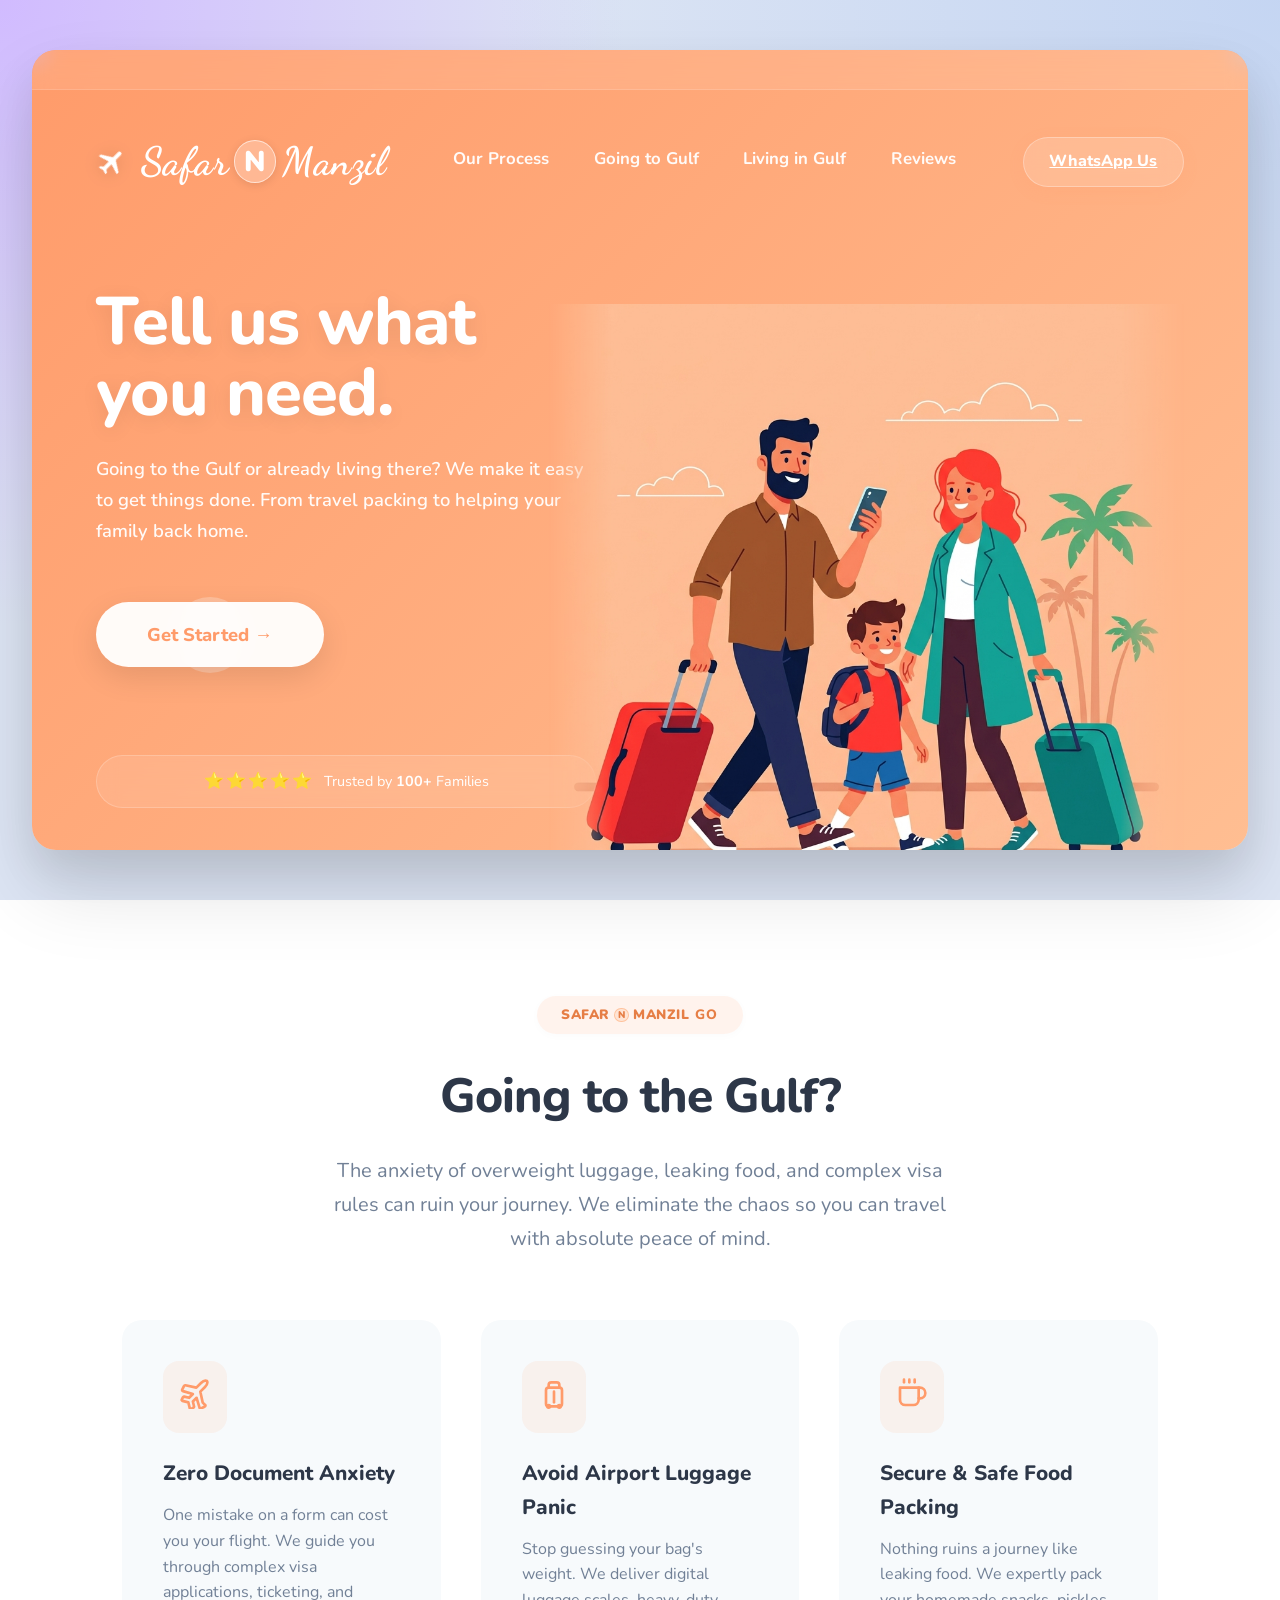
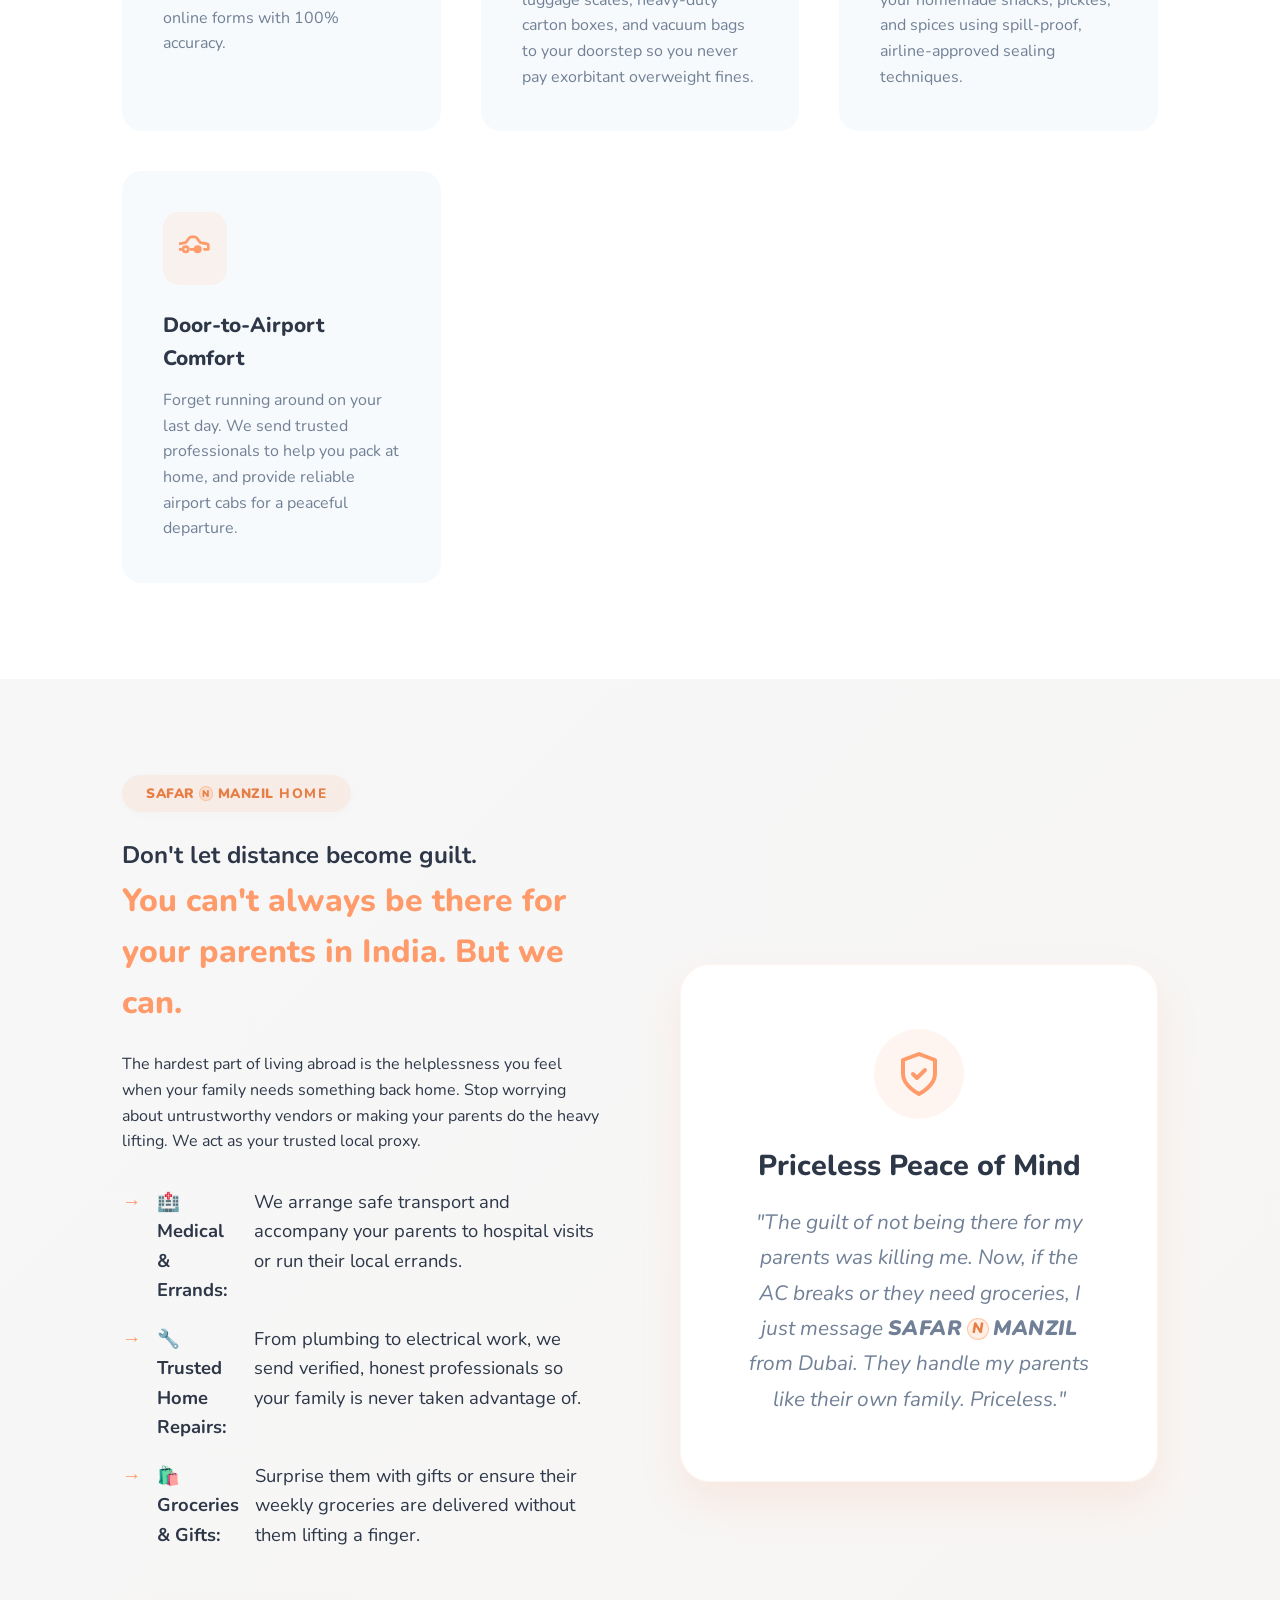
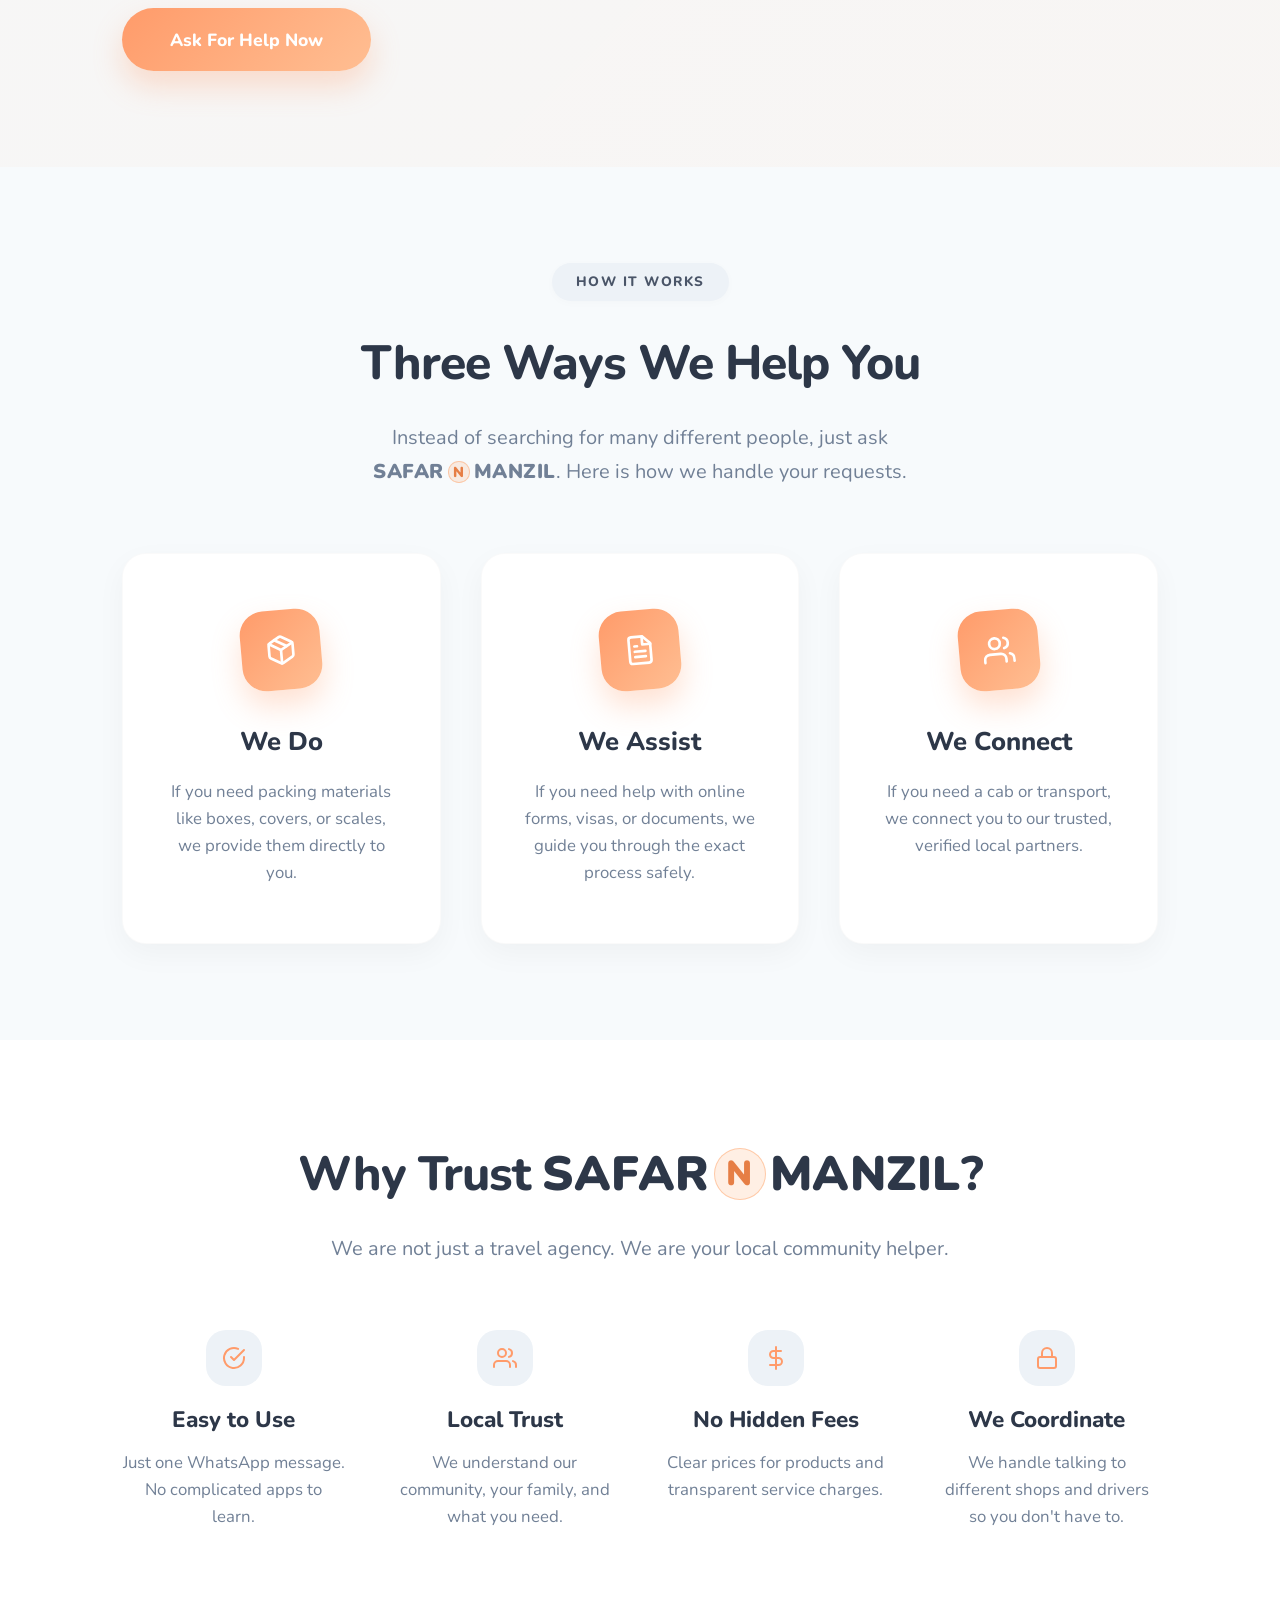
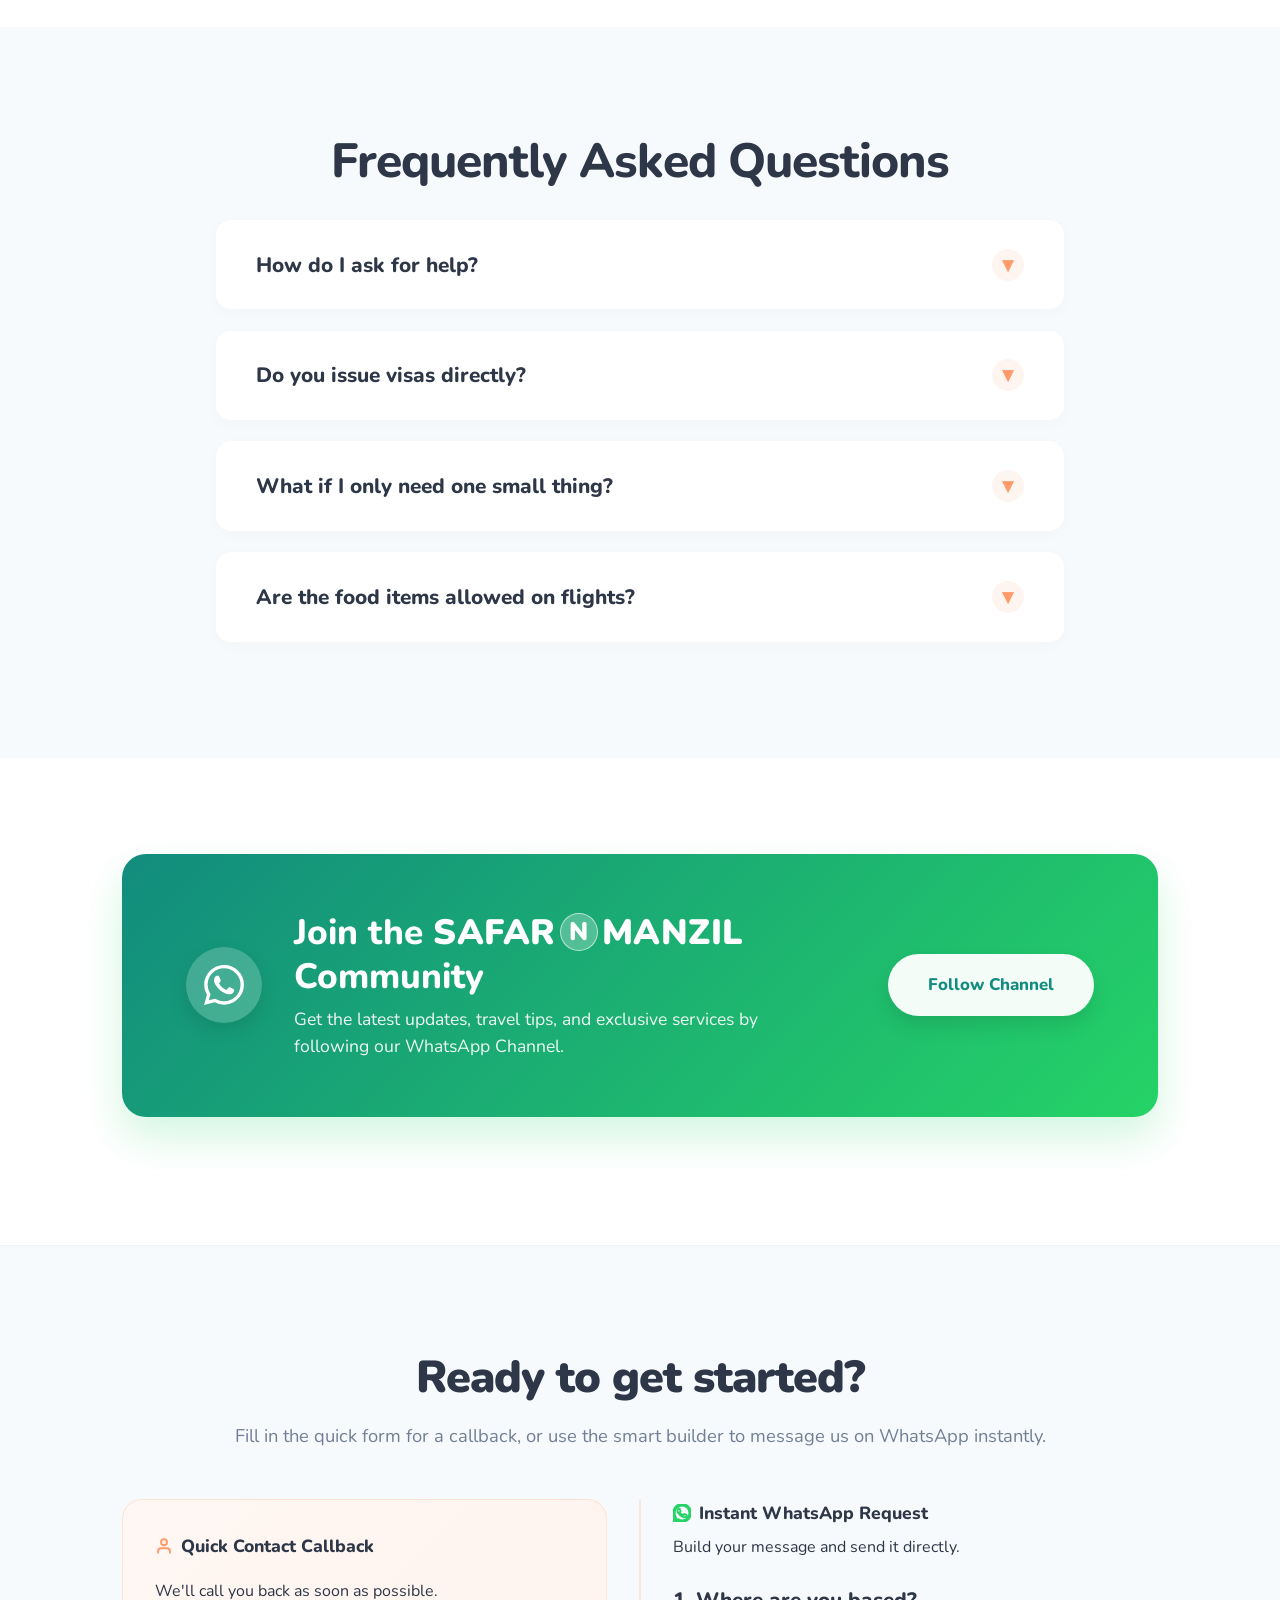
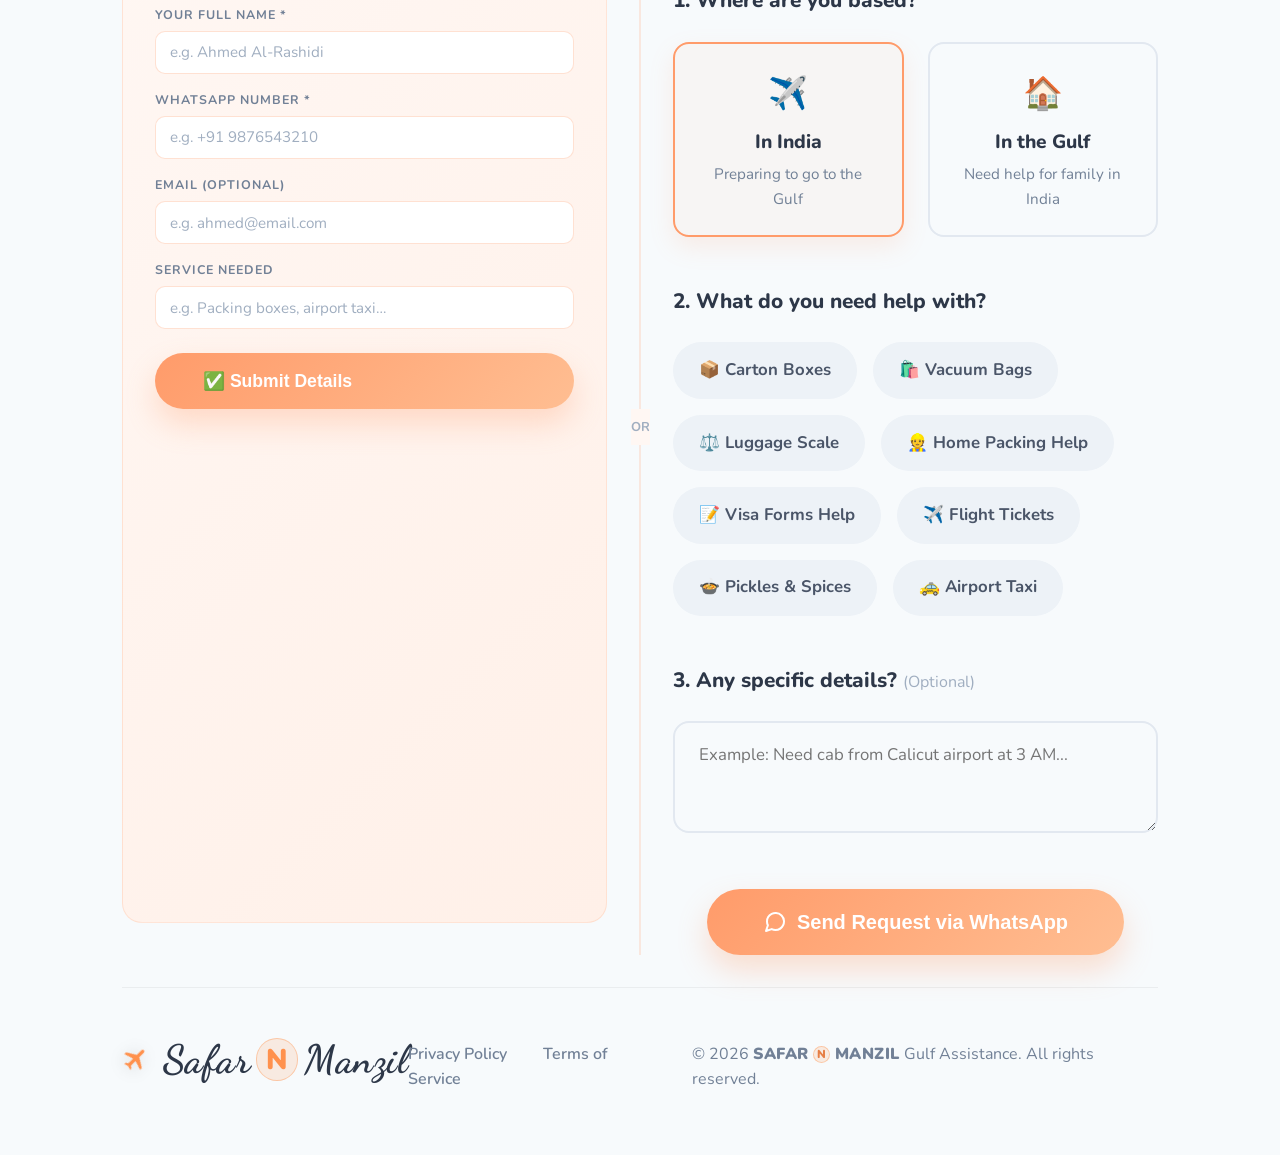
<file: index.html>
<!DOCTYPE html>
<html lang="en">
<head>
    <meta charset="UTF-8">
    <meta name="viewport" content="width=device-width, initial-scale=1.0">
    <title>SAFAR N MANZIL | Premium Gulf Assistance Service</title>
    <meta name="description" content="SAFAR N MANZIL makes life easier for people travelling to and living in the Gulf. Your one reliable starting point.">
    <link rel="preconnect" href="https://fonts.googleapis.com">
    <link rel="preconnect" href="https://fonts.gstatic.com" crossorigin>
    <link href="https://fonts.googleapis.com/css2?family=Dancing+Script:wght@700&family=Nunito:wght@400;600;700;800&display=swap" rel="stylesheet">
    <link rel="stylesheet" href="style.css">
    <style>
        /* ---- CRM Lead Form Additions ---- */
        .lead-capture-form {
            background: linear-gradient(135deg, #FFF7F3 0%, #FFF0E8 100%);
            border: 1.5px solid rgba(255,155,106,0.2);
            border-radius: 20px;
            padding: 2rem;
            margin-bottom: 2rem;
        }
        .lead-capture-form h3 {
            font-size: 1.1rem;
            font-weight: 800;
            color: #2D3748;
            margin-bottom: 1.2rem;
            display: flex;
            align-items: center;
            gap: 0.5rem;
        }
        .lead-fields-row {
            display: grid;
            grid-template-columns: 1fr 1fr;
            gap: 1rem;
            margin-bottom: 1rem;
        }
        @media (max-width: 600px) {
            .lead-fields-row { grid-template-columns: 1fr; }
        }
        .lead-field label {
            display: block;
            font-size: 0.78rem;
            font-weight: 700;
            color: #718096;
            text-transform: uppercase;
            letter-spacing: 0.08em;
            margin-bottom: 0.4rem;
        }
        .lead-field input {
            width: 100%;
            padding: 0.65rem 0.9rem;
            border: 1.5px solid rgba(255,155,106,0.3);
            border-radius: 10px;
            font-family: 'Nunito', sans-serif;
            font-size: 0.95rem;
            color: #2D3748;
            background: #fff;
            transition: border-color 0.2s, box-shadow 0.2s;
            box-sizing: border-box;
        }
        .lead-field input:focus {
            outline: none;
            border-color: #FF9B6A;
            box-shadow: 0 0 0 3px rgba(255,155,106,0.15);
        }
        .lead-field input::placeholder {
            color: #A0AEC0;
        }
        .crm-status-msg {
            display: none;
            margin-top: 0.8rem;
            padding: 0.75rem 1rem;
            border-radius: 10px;
            font-size: 0.9rem;
            font-weight: 600;
            text-align: center;
        }
        .crm-status-msg.success {
            background: #C6F6D5;
            color: #276749;
        }
        .crm-status-msg.error {
            background: #FED7D7;
            color: #9B2C2C;
        }
        .btn-solid.btn-loading {
            opacity: 0.7;
            cursor: not-allowed;
        }
        /* Divider between CRM form and WhatsApp builder */
        .form-section-divider {
            text-align: center;
            margin: 1.5rem 0;
            position: relative;
        }
        .form-section-divider::before {
            content: "";
            position: absolute;
            top: 50%;
            left: 0;
            right: 0;
            height: 1px;
            background: rgba(255,155,106,0.2);
        }
        .form-section-divider span {
            position: relative;
            background: white;
            padding: 0 1rem;
            font-size: 0.8rem;
            font-weight: 700;
            color: #A0AEC0;
            text-transform: uppercase;
            letter-spacing: 0.1em;
        }
    </style>
</head>
<body>
    
    <!-- Hero Section: The Dribbble Presentation -->
    <div class="presentation-bg">
        <div class="dribbble-card shadow-lg">
            <!-- Utility Bar -->
            <div class="utility-bar">
                <div class="utility-carousel">
                    <div class="utility-item" style="animation-delay: 0s;">We do...</div>
                    <div class="utility-item" style="animation-delay: 3s;">We assist...</div>
                    <div class="utility-item" style="animation-delay: 6s;">We provide...</div>
                    <div class="utility-item" style="animation-delay: 9s;">We are always here...</div>
                    <div class="utility-item" style="animation-delay: 12s;">We are always with you...</div>
                    <div class="utility-item" style="animation-delay: 15s;">
                        <a href="https://wa.me/917207071874" target="_blank" class="utility-wa-link">
                            <svg width="14" height="14" viewBox="0 0 24 24" fill="none" stroke="currentColor" stroke-width="2" stroke-linecap="round" stroke-linejoin="round" style="margin-right:6px;"><path d="M22 16.92v3a2 2 0 0 1-2.18 2 19.79 19.79 0 0 1-8.63-3.07 19.5 19.5 0 0 1-6-6 19.79 19.79 0 0 1-3.07-8.67A2 2 0 0 1 4.11 2h3a2 2 0 0 1 2 1.72 12.84 12.84 0 0 0 .7 2.81 2 2 0 0 1-.45 2.11L8.09 9.91a16 16 0 0 0 6 6l1.27-1.27a2 2 0 0 1 2.11-.45 12.84 12.84 0 0 0 2.81.7A2 2 0 0 1 22 16.92z"></path></svg>
                            WhatsApp Us: +91 7207071874
                        </a>
                    </div>
                </div>
            </div>
            
            <!-- Navbar -->
            <div class="nav-placeholder">
                <nav class="top-nav" id="main-nav">
                    <a href="index.html" class="logo" aria-label="SAFAR N MANZIL Home">
                        <svg class="logo-icon" width="32" height="32" viewBox="0 0 24 24" fill="white" xmlns="http://www.w3.org/2000/svg">
                            <path d="M21 16v-2l-8-5V3.5c0-.83-.67-1.5-1.5-1.5S10 2.67 10 3.5V9l-8 5v2l8-2.5V19l-2 1.5V22l3.5-1 3.5 1v-1.5L13 19v-5.5l8 2.5z"/>
                        </svg>
                        <span class="logo-text">Safar <span class="logo-accent">N</span> Manzil</span>
                    </a>
                    <div class="nav-links">
                        <a href="#how-it-works">Our Process</a>
                        <a href="#safar-go">Going to Gulf</a>
                        <a href="#safar-home">Living in Gulf</a>
                        <a href="reviews.html">Reviews</a>
                    </div>
                    <div class="nav-actions" style="display: flex; align-items: center; gap: 1rem;">
                        <a href="#contact" class="nav-cta-btn desktop-cta">WhatsApp Us</a>
                        <button type="button" class="mobile-menu-btn" id="mobile-menu-btn" aria-label="Open navigation menu">
                            <svg width="24" height="24" viewBox="0 0 24 24" fill="none" stroke="#FF914D" stroke-width="2.5" stroke-linecap="round" stroke-linejoin="round">
                                <line x1="3" y1="12" x2="21" y2="12"></line>
                                <line x1="3" y1="6" x2="21" y2="6"></line>
                                <line x1="3" y1="18" x2="21" y2="18"></line>
                            </svg>
                        </button>
                    </div>
                </nav>
            </div>

            <!-- Mobile Drawer -->
            <div class="mobile-drawer-overlay" id="mobile-drawer">
                <div class="drawer-content">
                    <button type="button" class="drawer-close" id="drawer-close" aria-label="Close navigation menu">
                        <svg width="24" height="24" viewBox="0 0 24 24" fill="none" stroke="#2D3748" stroke-width="2" stroke-linecap="round" stroke-linejoin="round">
                            <line x1="18" y1="6" x2="6" y2="18"></line>
                            <line x1="6" y1="6" x2="18" y2="18"></line>
                        </svg>
                    </button>
                    <nav class="drawer-links">
                        <a href="#how-it-works">Our Process</a>
                        <a href="#safar-go">Going to Gulf</a>
                        <a href="#safar-home">Living in Gulf</a>
                        <a href="reviews.html">Reviews</a>
                        <a href="#contact" class="drawer-cta" style="margin-top: 1rem; border: 2px solid #FF9B6A; padding: 0.8rem; border-radius: 50px; color: #FF9B6A; font-weight: 800; text-align: center;">WhatsApp Us</a>
                    </nav>
                </div>
            </div>

            <!-- Hero Content -->
            <div class="hero-content">
                <div class="hero-text fade-in-up">
                    <h1 class="main-title">Tell us what you need.</h1>
                    <p class="description">Going to the Gulf or already living there? We make it easy to get things done. From travel packing to helping your family back home.</p>
                    
                    <div class="cta-area">
                        <div class="btn-highlight"></div>
                        <a href="#contact" class="cta-pill">Get Started &rarr;</a>
                    </div>
                    
                    <div class="trust-banner fade-in-up delay-1">
                        <div class="stars">⭐⭐⭐⭐⭐</div>
                        <p>Trusted by <strong>100+</strong> Families</p>
                    </div>
                    
                    <div class="social-links delay-1 fade-in-up">
                        <a href="#" class="social-icon" aria-label="Facebook">
                            <svg width="16" height="16" viewBox="0 0 24 24" fill="currentColor"><path d="M18 2h-3a5 5 0 0 0-5 5v3H7v4h3v8h4v-8h3l1-4h-4V7a1 1 0 0 1 1-1h3z"></path></svg>
                        </a>
                        <a href="#" class="social-icon" aria-label="Twitter">
                            <svg width="16" height="16" viewBox="0 0 24 24" fill="currentColor"><path d="M23 3a10.9 10.9 0 0 1-3.14 1.53 4.48 4.48 0 0 0-7.86 3v1A10.66 10.66 0 0 1 3 4s-4 9 5 13a11.64 11.64 0 0 1-7 2c9 5 20 0 20-11.5a4.5 4.5 0 0 0-.08-.83A7.72 7.72 0 0 0 23 3z"></path></svg>
                        </a>
                        <a href="https://whatsapp.com/channel/0029VbD5C7AKrWQwktRWrP2J" class="social-icon" aria-label="WhatsApp Channel">
                            <svg width="16" height="16" viewBox="0 0 24 24" fill="currentColor"><path d="M17.472 14.382c-.297-.149-1.758-.867-2.03-.967-.273-.099-.471-.148-.67.15-.197.297-.767.966-.94 1.164-.173.199-.347.223-.644.075-.297-.15-1.255-.463-2.39-1.475-.883-.788-1.48-1.761-1.653-2.059-.173-.297-.018-.458.13-.606.134-.133.298-.347.446-.52.149-.174.198-.298.298-.497.099-.198.05-.371-.025-.52-.075-.149-.669-1.612-.916-2.207-.242-.579-.487-.5-.669-.51-.173-.008-.371-.01-.57-.01-.198 0-.52.074-.792.372-.272.297-1.04 1.016-1.04 2.479 0 1.462 1.065 2.875 1.213 3.074.149.198 2.096 3.2 5.077 4.487.709.306 1.262.489 1.694.625.712.227 1.36.195 1.871.118.571-.085 1.758-.719 2.006-1.413.248-.694.248-1.289.173-1.413-.074-.124-.272-.198-.57-.347m-5.421 7.403h-.004a9.87 9.87 0 01-5.031-1.378l-.361-.214-3.741.982.998-3.648-.235-.374a9.86 9.86 0 01-1.51-5.26c.001-5.45 4.436-9.884 9.888-9.884 2.64 0 5.122 1.03 6.988 2.898a9.825 9.825 0 012.893 6.994c-.003 5.45-4.437 9.884-9.885 9.884m8.413-18.297A11.815 11.815 0 0012.05 0C5.495 0 .16 5.335.157 11.892c0 2.096.547 4.142 1.588 5.945L.057 24l6.305-1.654a11.882 11.882 0 005.683 1.448h.005c6.554 0 11.89-5.335 11.893-11.893a11.821 11.821 0 00-3.48-8.413Z"/></svg>
                        </a>
                        <a href="#" class="social-icon" aria-label="YouTube">
                            <svg width="16" height="16" viewBox="0 0 24 24" fill="none" stroke="currentColor" stroke-width="2" stroke-linecap="round" stroke-linejoin="round"><path d="M22.54 6.42a2.78 2.78 0 0 0-1.94-2C18.88 4 12 4 12 4s-6.88 0-8.6.46a2.78 2.78 0 0 0-1.94 2A29 29 0 0 0 1 11.75a29 29 0 0 0 .46 5.33A2.78 2.78 0 0 0 3.4 19c1.72.46 8.6.46 8.6.46s6.88 0 8.6-.46a2.78 2.78 0 0 0 1.94-2 29 29 0 0 0 .46-5.25 29 29 0 0 0-.46-5.33z"></path><polygon points="9.75 15.02 15.5 11.75 9.75 8.48 9.75 15.02" fill="currentColor"></polygon></svg>
                        </a>
                    </div>
                </div>
                <div class="hero-illustration fade-in-up delay-2">
                    <img src="hero-illustration.jpg" alt="Family traveling to the Gulf">
                </div>
            </div>
        </div>
    </div>

    <!-- MAIN WEBSITE CONTENT -->
    <main class="main-content">
        
        <!-- SAFAR GO SECTION -->
        <section id="safar-go" class="section-padding bg-white">
            <div class="container">
                <div class="section-header text-center fade-in-up">
                    <span class="badge badge-orange"><span class="brand-name">SAFAR <span class="brand-n-badge">N</span> MANZIL</span> GO</span>
                    <h2>Going to the Gulf?</h2>
                    <p>The anxiety of overweight luggage, leaking food, and complex visa rules can ruin your journey. We eliminate the chaos so you can travel with absolute peace of mind.</p>
                </div>
                
                <div class="features-grid">
                    <div class="feature-box fade-in-up">
                        <div class="feature-icon">
                            <svg width="32" height="32" viewBox="0 0 24 24" fill="none" stroke="#FF9B6A" stroke-width="2" stroke-linecap="round" stroke-linejoin="round"><path d="M17.8 19.2 16 11l3.5-3.5C21 6 21.5 4 21 3c-1-.5-3 0-4.5 1.5L13 8 4.8 6.2c-.5-.1-.9.2-1.1.7l-1.3 2.6c-.2.4.1 1 .6 1.1l7.4 2.2-2.8 2.8-3.7-.9c-.4-.1-.8.2-1 .6l-.8 1.6c-.2.4 0 .9.4 1l4.5 1.1 1.1 4.5c.1.4.6.6 1 .4l1.6-.8c.4-.2.7-.6.6-1l-.9-3.7 2.8-2.8 2.2 7.4c.1.5.7.8 1.1.6l2.6-1.3c.5-.2.8-.6.7-1.1z"></path></svg>
                        </div>
                        <h4>Zero Document Anxiety</h4>
                        <p>One mistake on a form can cost you your flight. We guide you through complex visa applications, ticketing, and online forms with 100% accuracy.</p>
                    </div>
                    <div class="feature-box fade-in-up delay-1">
                        <div class="feature-icon">
                            <svg width="32" height="32" viewBox="0 0 24 24" fill="none" stroke="#FF9B6A" stroke-width="2" stroke-linecap="round" stroke-linejoin="round"><rect x="6" y="8" width="12" height="14" rx="2" ry="2"></rect><path d="M8 8V6a2 2 0 0 1 2-2h4a2 2 0 0 1 2 2v2"></path><circle cx="8" cy="22" r="1"></circle><circle cx="16" cy="22" r="1"></circle><line x1="12" y1="11" x2="12" y2="19"></line></svg>
                        </div>
                        <h4>Avoid Airport Luggage Panic</h4>
                        <p>Stop guessing your bag's weight. We deliver digital luggage scales, heavy-duty carton boxes, and vacuum bags to your doorstep so you never pay exorbitant overweight fines.</p>
                    </div>
                    <div class="feature-box fade-in-up delay-2">
                        <div class="feature-icon">
                            <svg width="32" height="32" viewBox="0 0 24 24" fill="none" stroke="#FF9B6A" stroke-width="2" stroke-linecap="round" stroke-linejoin="round"><path d="M17 8h1a4 4 0 1 1 0 8h-1"></path><path d="M3 8h14v9a4 4 0 0 1-4 4H7a4 4 0 0 1-4-4Z"></path><line x1="6" y1="2" x2="6" y2="4"></line><line x1="10" y1="2" x2="10" y2="4"></line><line x1="14" y1="2" x2="14" y2="4"></line></svg>
                        </div>
                        <h4>Secure & Safe Food Packing</h4>
                        <p>Nothing ruins a journey like leaking food. We expertly pack your homemade snacks, pickles, and spices using spill-proof, airline-approved sealing techniques.</p>
                    </div>
                    <div class="feature-box fade-in-up delay-3">
                        <div class="feature-icon">
                            <svg width="32" height="32" viewBox="0 0 24 24" fill="none" stroke="#FF9B6A" stroke-width="2" stroke-linecap="round" stroke-linejoin="round"><path d="M14 16H9m10 0h3v-3.15a1 1 0 0 0-.84-.99L16 11l-2.7-3.6a2 2 0 0 0-1.6-.8H9.3a2 2 0 0 0-1.6.8L5 11l-5.16.86a1 1 0 0 0-.84.99V16h3m14 0a2 2 0 1 1-4 0 2 2 0 0 1 4 0zM7 16a2 2 0 1 1-4 0 2 2 0 0 1 4 0z"></path></svg>
                        </div>
                        <h4>Door-to-Airport Comfort</h4>
                        <p>Forget running around on your last day. We send trusted professionals to help you pack at home, and provide reliable airport cabs for a peaceful departure.</p>
                    </div>
                </div>
            </div>
        </section>

        <!-- SAFAR HOME SECTION -->
        <section id="safar-home" class="section-padding bg-gradient-light">
            <div class="container">
                <div class="two-col-layout align-center">
                    <div class="text-content fade-in-up">
                        <span class="badge badge-orange"><span class="brand-name">SAFAR <span class="brand-n-badge">N</span> MANZIL</span> HOME</span>
                        <h2>Don't let distance become guilt.</h2>
                        <h3 class="sub-headline">You can't always be there for your parents in India. But we can.</h3>
                        <p>The hardest part of living abroad is the helplessness you feel when your family needs something back home. Stop worrying about untrustworthy vendors or making your parents do the heavy lifting. We act as your trusted local proxy.</p>
                        
                        <ul class="benefit-list">
                            <li><strong>🏥 Medical & Errands:</strong> We arrange safe transport and accompany your parents to hospital visits or run their local errands.</li>
                            <li><strong>🔧 Trusted Home Repairs:</strong> From plumbing to electrical work, we send verified, honest professionals so your family is never taken advantage of.</li>
                            <li><strong>🛍️ Groceries & Gifts:</strong> Surprise them with gifts or ensure their weekly groceries are delivered without them lifting a finger.</li>
                        </ul>
                        <a href="#contact" class="btn-solid mt-4">Ask For Help Now</a>
                    </div>
                    <div class="image-content fade-in-up delay-2">
                        <div class="trust-card">
                            <div class="trust-icon">
                                <svg width="48" height="48" viewBox="0 0 24 24" fill="none" stroke="#FF9B6A" stroke-width="2" stroke-linecap="round" stroke-linejoin="round"><path d="M12 22s8-4 8-10V5l-8-3-8 3v7c0 6 8 10 8 10z"></path><path d="m9 12 2 2 4-4"></path></svg>
                            </div>
                            <h3>Priceless Peace of Mind</h3>
                            <p>"The guilt of not being there for my parents was killing me. Now, if the AC breaks or they need groceries, I just message <span class="brand-name">SAFAR <span class="brand-n-badge">N</span> MANZIL</span> from Dubai. They handle my parents like their own family. Priceless."</p>
                        </div>
                    </div>
                </div>
            </div>
        </section>

        <!-- HOW IT WORKS -->
        <section id="how-it-works" class="section-padding bg-light">
            <div class="container">
                <div class="section-header text-center fade-in-up">
                    <span class="badge">How It Works</span>
                    <h2>Three Ways We Help You</h2>
                    <p>Instead of searching for many different people, just ask <span class="brand-name">SAFAR <span class="brand-n-badge">N</span> MANZIL</span>. Here is how we handle your requests.</p>
                </div>
                
                <div class="process-grid">
                    <div class="process-card fade-in-up delay-1">
                        <div class="process-icon">
                            <svg width="32" height="32" viewBox="0 0 24 24" fill="none" stroke="currentColor" stroke-width="2" stroke-linecap="round" stroke-linejoin="round"><line x1="16.5" y1="9.4" x2="7.5" y2="4.21"></line><path d="M21 16V8a2 2 0 0 0-1-1.73l-7-4a2 2 0 0 0-2 0l-7 4A2 2 0 0 0 3 8v8a2 2 0 0 0 1 1.73l7 4a2 2 0 0 0 2 0l7-4A2 2 0 0 0 21 16z"></path><polyline points="3.27 6.96 12 12.01 20.73 6.96"></polyline><line x1="12" y1="22.08" x2="12" y2="12"></line></svg>
                        </div>
                        <h3>We Do</h3>
                        <p>If you need packing materials like boxes, covers, or scales, we provide them directly to you.</p>
                    </div>
                    <div class="process-card fade-in-up delay-2">
                        <div class="process-icon">
                            <svg width="32" height="32" viewBox="0 0 24 24" fill="none" stroke="currentColor" stroke-width="2" stroke-linecap="round" stroke-linejoin="round"><path d="M14.5 2H6a2 2 0 0 0-2 2v16a2 2 0 0 0 2 2h12a2 2 0 0 0 2-2V7.5L14.5 2z"></path><polyline points="14 2 14 8 20 8"></polyline><line x1="16" y1="13" x2="8" y2="13"></line><line x1="16" y1="17" x2="8" y2="17"></line><line x1="10" y1="9" x2="8" y2="9"></line></svg>
                        </div>
                        <h3>We Assist</h3>
                        <p>If you need help with online forms, visas, or documents, we guide you through the exact process safely.</p>
                    </div>
                    <div class="process-card fade-in-up delay-3">
                        <div class="process-icon">
                            <svg width="32" height="32" viewBox="0 0 24 24" fill="none" stroke="currentColor" stroke-width="2" stroke-linecap="round" stroke-linejoin="round"><path d="M17 21v-2a4 4 0 0 0-4-4H5a4 4 0 0 0-4 4v2"></path><circle cx="9" cy="7" r="4"></circle><path d="M23 21v-2a4 4 0 0 0-3-3.87"></path><path d="M16 3.13a4 4 0 0 1 0 7.75"></path></svg>
                        </div>
                        <h3>We Connect</h3>
                        <p>If you need a cab or transport, we connect you to our trusted, verified local partners.</p>
                    </div>
                </div>
            </div>
        </section>

        <!-- WHY CHOOSE US / REVIEWS -->
        <section id="trust" class="section-padding bg-white">
            <div class="container">
                <div class="section-header text-center fade-in-up">
                    <h2>Why Trust <span class="brand-name">SAFAR <span class="brand-n-badge">N</span> MANZIL</span>?</h2>
                    <p>We are not just a travel agency. We are your local community helper.</p>
                </div>
                
                <div class="trust-grid">
                    <div class="trust-item fade-in-up">
                        <div class="trust-item-icon">
                            <svg width="24" height="24" viewBox="0 0 24 24" fill="none" stroke="#FF9B6A" stroke-width="2" stroke-linecap="round" stroke-linejoin="round"><path d="M22 11.08V12a10 10 0 1 1-5.93-9.14"></path><polyline points="22 4 12 14.01 9 11.01"></polyline></svg>
                        </div>
                        <h4>Easy to Use</h4>
                        <p>Just one WhatsApp message. No complicated apps to learn.</p>
                    </div>
                    <div class="trust-item fade-in-up delay-1">
                        <div class="trust-item-icon">
                            <svg width="24" height="24" viewBox="0 0 24 24" fill="none" stroke="#FF9B6A" stroke-width="2" stroke-linecap="round" stroke-linejoin="round"><path d="M17 21v-2a4 4 0 0 0-4-4H5a4 4 0 0 0-4 4v2"></path><circle cx="9" cy="7" r="4"></circle><path d="M23 21v-2a4 4 0 0 0-3-3.87"></path><path d="M16 3.13a4 4 0 0 1 0 7.75"></path></svg>
                        </div>
                        <h4>Local Trust</h4>
                        <p>We understand our community, your family, and what you need.</p>
                    </div>
                    <div class="trust-item fade-in-up delay-2">
                        <div class="trust-item-icon">
                            <svg width="24" height="24" viewBox="0 0 24 24" fill="none" stroke="#FF9B6A" stroke-width="2" stroke-linecap="round" stroke-linejoin="round"><line x1="12" y1="1" x2="12" y2="23"></line><path d="M17 5H9.5a3.5 3.5 0 0 0 0 7h5a3.5 3.5 0 0 1 0 7H6"></path></svg>
                        </div>
                        <h4>No Hidden Fees</h4>
                        <p>Clear prices for products and transparent service charges.</p>
                    </div>
                    <div class="trust-item fade-in-up delay-3">
                        <div class="trust-item-icon">
                            <svg width="24" height="24" viewBox="0 0 24 24" fill="none" stroke="#FF9B6A" stroke-width="2" stroke-linecap="round" stroke-linejoin="round"><rect x="3" y="11" width="18" height="11" rx="2" ry="2"></rect><path d="M7 11V7a5 5 0 0 1 10 0v4"></path></svg>
                        </div>
                        <h4>We Coordinate</h4>
                        <p>We handle talking to different shops and drivers so you don't have to.</p>
                    </div>
                </div>
            </div>
        </section>

        <!-- FAQ SECTION -->
        <section id="faq" class="section-padding bg-light">
            <div class="container">
                <div class="section-header text-center fade-in-up">
                    <h2>Frequently Asked Questions</h2>
                </div>
                
                <div class="faq-container fade-in-up delay-1">
                    <div class="faq-item">
                        <button class="faq-question">How do I ask for help? <span class="arrow">▼</span></button>
                        <div class="faq-answer">
                            <p>It is very simple! Fill in the quick form below and we will contact you, or click the WhatsApp button to message us directly.</p>
                        </div>
                    </div>
                    <div class="faq-item">
                        <button class="faq-question">Do you issue visas directly? <span class="arrow">▼</span></button>
                        <div class="faq-answer">
                            <p>No, we do not issue visas ourselves. We *assist* you by guiding you through official channels and helping you understand the correct forms and documents.</p>
                        </div>
                    </div>
                    <div class="faq-item">
                        <button class="faq-question">What if I only need one small thing? <span class="arrow">▼</span></button>
                        <div class="faq-answer">
                            <p>That is perfectly fine! Whether you just need a luggage scale, or you need full travel assistance, <span class="brand-name">SAFAR <span class="brand-n-badge">N</span> MANZIL</span> is happy to help with small requests.</p>
                        </div>
                    </div>
                    <div class="faq-item">
                        <button class="faq-question">Are the food items allowed on flights? <span class="arrow">▼</span></button>
                        <div class="faq-answer">
                            <p>We pack food securely for travel. However, airline and customs rules change depending on the destination country. We will guide you, but you must declare items appropriately.</p>
                        </div>
                    </div>
                </div>
            </div>
        </section>

        <!-- WHATSAPP CHANNEL SECTION -->
        <section class="section-padding bg-white">
            <div class="container fade-in-up">
                <div class="wa-channel-card">
                    <div class="wa-channel-content">
                        <div class="wa-icon">
                            <svg width="40" height="40" viewBox="0 0 24 24" fill="white"><path d="M17.472 14.382c-.297-.149-1.758-.867-2.03-.967-.273-.099-.471-.148-.67.15-.197.297-.767.966-.94 1.164-.173.199-.347.223-.644.075-.297-.15-1.255-.463-2.39-1.475-.883-.788-1.48-1.761-1.653-2.059-.173-.297-.018-.458.13-.606.134-.133.298-.347.446-.52.149-.174.198-.298.298-.497.099-.198.05-.371-.025-.52-.075-.149-.669-1.612-.916-2.207-.242-.579-.487-.5-.669-.51-.173-.008-.371-.01-.57-.01-.198 0-.52.074-.792.372-.272.297-1.04 1.016-1.04 2.479 0 1.462 1.065 2.875 1.213 3.074.149.198 2.096 3.2 5.077 4.487.709.306 1.262.489 1.694.625.712.227 1.36.195 1.871.118.571-.085 1.758-.719 2.006-1.413.248-.694.248-1.289.173-1.413-.074-.124-.272-.198-.57-.347m-5.421 7.403h-.004a9.87 9.87 0 01-5.031-1.378l-.361-.214-3.741.982.998-3.648-.235-.374a9.86 9.86 0 01-1.51-5.26c.001-5.45 4.436-9.884 9.888-9.884 2.64 0 5.122 1.03 6.988 2.898a9.825 9.825 0 012.893 6.994c-.003 5.45-4.437 9.884-9.885 9.884m8.413-18.297A11.815 11.815 0 0012.05 0C5.495 0 .16 5.335.157 11.892c0 2.096.547 4.142 1.588 5.945L.057 24l6.305-1.654a11.882 11.882 0 005.683 1.448h.005c6.554 0 11.89-5.335 11.893-11.893a11.821 11.821 0 00-3.48-8.413Z"/></svg>
                        </div>
                        <div class="wa-channel-text">
                            <h2>Join the <span class="brand-name">SAFAR <span class="brand-n-badge-white">N</span> MANZIL</span> Community</h2>
                            <p>Get the latest updates, travel tips, and exclusive services by following our WhatsApp Channel.</p>
                        </div>
                    </div>
                    <a href="https://whatsapp.com/channel/0029VbD5C7AKrWQwktRWrP2J" target="_blank" class="wa-btn">
                        Follow Channel
                    </a>
                </div>
            </div>
        </section>
        
    </main>

    <!-- CONTACT & REQUEST FORM (FOOTER) -->
    <footer class="main-footer" id="contact">
        <div class="container fade-in-up">
            <div class="form-header text-center">
                <h2>Ready to get started?</h2>
                <p>Fill in the quick form for a callback, or use the smart builder to message us on WhatsApp instantly.</p>
            </div>
            
            <div class="footer-forms-grid">
                <!-- ── PART 1: Lead Capture Form (goes to CRM) ── -->
                <div class="lead-capture-form">
                    <h3>
                        <svg width="18" height="18" viewBox="0 0 24 24" fill="none" stroke="#FF9B6A" stroke-width="2.5" stroke-linecap="round" stroke-linejoin="round"><path d="M20 21v-2a4 4 0 0 0-4-4H8a4 4 0 0 0-4 4v2"></path><circle cx="12" cy="7" r="4"></circle></svg>
                        Quick Contact Callback
                    </h3>
                    <p class="form-sub">We'll call you back as soon as possible.</p>
                    
                    <div class="lead-fields-column">
                        <div class="lead-field">
                            <label for="lead-name">Your Full Name *</label>
                            <input type="text" id="lead-name" placeholder="e.g. Ahmed Al-Rashidi" required>
                        </div>
                        <div class="lead-field">
                            <label for="lead-phone">WhatsApp Number *</label>
                            <input type="tel" id="lead-phone" placeholder="e.g. +91 9876543210" required>
                        </div>
                        <div class="lead-field">
                            <label for="lead-email">Email (Optional)</label>
                            <input type="email" id="lead-email" placeholder="e.g. ahmed@email.com">
                        </div>
                        <div class="lead-field">
                            <label for="lead-service">Service Needed</label>
                            <input type="text" id="lead-service" placeholder="e.g. Packing boxes, airport taxi…">
                        </div>
                    </div>
                    <div style="margin-top: 1.5rem;">
                        <button id="submit-lead-btn" class="btn-solid" style="width: 100%;">
                            ✅ Submit Details
                        </button>
                    </div>
                    <div id="crm-status" class="crm-status-msg"></div>
                </div>

                <div class="form-section-divider-vertical">
                    <span>OR</span>
                </div>

                <!-- ── PART 2: WhatsApp Smart Builder ── -->
                <div class="smart-form">
                    <h3 style="font-size:1.1rem; font-weight:800; color:#2D3748; margin-bottom:0.5rem; display:flex; align-items:center; gap:0.5rem;">
                        <svg width="18" height="18" viewBox="0 0 24 24" fill="none" stroke="#25D366" stroke-width="2.5" stroke-linecap="round" stroke-linejoin="round"><path d="M17.472 14.382c-.297-.149-1.758-.867-2.03-.967-.273-.099-.471-.148-.67.15-.197.297-.767.966-.94 1.164-.173.199-.347.223-.644.075-.297-.15-1.255-.463-2.39-1.475-.883-.788-1.48-1.761-1.653-2.059-.173-.297-.018-.458.13-.606.134-.133.298-.347.446-.52.149-.174.198-.298.298-.497.099-.198.05-.371-.025-.52-.075-.149-.669-1.612-.916-2.207-.242-.579-.487-.5-.669-.51-.173-.008-.371-.01-.57-.01-.198 0-.52.074-.792.372-.272.297-1.04 1.016-1.04 2.479 0 1.462 1.065 2.875 1.213 3.074.149.198 2.096 3.2 5.077 4.487.709.306 1.262.489 1.694.625.712.227 1.36.195 1.871.118.571-.085 1.758-.719 2.006-1.413.248-.694.248-1.289.173-1.413-.074-.124-.272-.198-.57-.347m-5.421 7.403h-.004a9.87 9.87 0 01-5.031-1.378l-.361-.214-3.741.982.998-3.648-.235-.374a9.86 9.86 0 01-1.51-5.26c.001-5.45 4.436-9.884 9.888-9.884 2.64 0 5.122 1.03 6.988 2.898a9.825 9.825 0 012.893 6.994c-.003 5.45-4.437 9.884-9.885 9.884m8.413-18.297A11.815 11.815 0 0012.05 0C5.495 0 .16 5.335.157 11.892c0 2.096.547 4.142 1.588 5.945L.057 24l6.305-1.654a11.882 11.882 0 005.683 1.448h.005c6.554 0 11.89-5.335 11.893-11.893a11.821 11.821 0 00-3.48-8.413Z"/></svg>
                        Instant WhatsApp Request
                    </h3>
                    <p class="form-sub" style="margin-bottom:1.5rem;">Build your message and send it directly.</p>
                    <!-- Step 1: User Type -->
                    <div class="form-step">
                        <h3>1. Where are you based?</h3>
                        <div class="user-type-cards">
                            <label class="type-card">
                                <input type="radio" name="user_type" value="going" checked>
                                <div class="card-content">
                                    <span class="card-icon">✈️</span>
                                    <h4>In India</h4>
                                    <p>Preparing to go to the Gulf</p>
                                </div>
                            </label>
                            <label class="type-card">
                                <input type="radio" name="user_type" value="living">
                                <div class="card-content">
                                    <span class="card-icon">🏠</span>
                                    <h4>In the Gulf</h4>
                                    <p>Need help for family in India</p>
                                </div>
                            </label>
                        </div>
                    </div>

                    <!-- Step 2: Needs -->
                    <div class="form-step">
                        <h3>2. What do you need help with?</h3>
                        
                        <!-- Options for 'Going to Gulf' -->
                        <div class="needs-container active" id="needs-going">
                            <label class="need-pill"><input type="checkbox" value="Carton Boxes for Packing"><span>📦 Carton Boxes</span></label>
                            <label class="need-pill"><input type="checkbox" value="Vacuum Bags &amp; Packing Material"><span>🛍️ Vacuum Bags</span></label>
                            <label class="need-pill"><input type="checkbox" value="Luggage Weight Scale"><span>⚖️ Luggage Scale</span></label>
                            <label class="need-pill"><input type="checkbox" value="Help Packing at Home"><span>👷 Home Packing Help</span></label>
                            <label class="need-pill"><input type="checkbox" value="Visa Forms Help"><span>📝 Visa Forms Help</span></label>
                            <label class="need-pill"><input type="checkbox" value="Flight Tickets"><span>✈️ Flight Tickets</span></label>
                            <label class="need-pill"><input type="checkbox" value="Homemade Pickles &amp; Spices"><span>🍲 Pickles &amp; Spices</span></label>
                            <label class="need-pill"><input type="checkbox" value="Trusted Airport Taxi"><span>🚕 Airport Taxi</span></label>
                        </div>

                        <!-- Options for 'Living in Gulf' -->
                        <div class="needs-container" id="needs-living">
                            <label class="need-pill"><input type="checkbox" value="Buy Gifts for Parents"><span>🎁 Buy Gifts for Parents</span></label>
                            <label class="need-pill"><input type="checkbox" value="Deliver Groceries to Family"><span>🛍️ Family Groceries</span></label>
                            <label class="need-pill"><input type="checkbox" value="Fix Things at Home"><span>🔧 Home Repairs</span></label>
                            <label class="need-pill"><input type="checkbox" value="Find Trusted Driver"><span>🚗 Find a Driver</span></label>
                            <label class="need-pill"><input type="checkbox" value="Medical Coordination"><span>🏥 Medical Coordination</span></label>
                            <label class="need-pill"><input type="checkbox" value="Local Deliveries"><span>🛵 Local Deliveries</span></label>
                        </div>
                    </div>

                    <!-- Step 3: Details -->
                    <div class="form-step">
                        <h3>3. Any specific details? <span class="optional">(Optional)</span></h3>
                        <textarea id="custom-details" rows="3" placeholder="Example: Need cab from Calicut airport at 3 AM..."></textarea>
                    </div>

                    <!-- Submit -->
                    <div class="form-submit text-center">
                        <button id="send-whatsapp-btn" class="btn-solid btn-large">
                            <svg width="24" height="24" viewBox="0 0 24 24" fill="none" stroke="currentColor" stroke-width="2" stroke-linecap="round" stroke-linejoin="round" style="margin-right:10px; vertical-align:middle;"><path d="M21 11.5a8.38 8.38 0 0 1-.9 3.8 8.5 8.5 0 0 1-7.6 4.7 8.38 8.38 0 0 1-3.8-.9L3 21l1.9-5.7a8.38 8.38 0 0 1-.9-3.8 8.5 8.5 0 0 1 4.7-7.6 8.38 8.38 0 0 1 3.8-.9h.5a8.48 8.48 0 0 1 8 8v.5z"></path></svg>
                            Send Request via WhatsApp
                        </button>
                    </div>
                </div>
            </div>
            
            <div class="footer-bottom">
                <a href="index.html" class="logo footer-logo" aria-label="SAFAR N MANZIL Home">
                    <svg class="logo-icon" width="28" height="28" viewBox="0 0 24 24" fill="#FF914D" xmlns="http://www.w3.org/2000/svg">
                        <path d="M21 16v-2l-8-5V3.5c0-.83-.67-1.5-1.5-1.5S10 2.67 10 3.5V9l-8 5v2l8-2.5V19l-2 1.5V22l3.5-1 3.5 1v-1.5L13 19v-5.5l8 2.5z"/>
                    </svg>
                    <span class="logo-text" style="color:#2D3748;">Safar <span class="logo-accent-dark">N</span> Manzil</span>
                </a>
                <div class="footer-links">
                    <a href="privacy.html">Privacy Policy</a>
                    <a href="terms.html">Terms of Service</a>
                </div>
                <p>&copy; 2026 <span class="brand-name">SAFAR <span class="brand-n-badge">N</span> MANZIL</span> Gulf Assistance. All rights reserved.</p>
            </div>
        </div>
    </footer>

    <script src="script.js"></script>
    <script>
        // ── CRM Lead Capture ──────────────────────────────────────────
        // Post to the live CRM
        const CRM_API_URL = 'https://safar-crm-theta.vercel.app/api/public/lead';

        document.getElementById('submit-lead-btn').addEventListener('click', async function() {
            const name = document.getElementById('lead-name').value.trim();
            const phone = document.getElementById('lead-phone').value.trim();
            const email = document.getElementById('lead-email').value.trim();
            const service = document.getElementById('lead-service').value.trim();
            const statusEl = document.getElementById('crm-status');
            const btn = this;

            if (!name || !phone) {
                statusEl.textContent = '⚠️ Please enter your name and WhatsApp number.';
                statusEl.className = 'crm-status-msg error';
                statusEl.style.display = 'block';
                return;
            }

            btn.textContent = 'Sending…';
            btn.classList.add('btn-loading');
            btn.disabled = true;
            statusEl.style.display = 'none';

            try {
                const res = await fetch(CRM_API_URL, {
                    method: 'POST',
                    headers: { 'Content-Type': 'application/json' },
                    body: JSON.stringify({
                        name,
                        phone,
                        email: email || null,
                        service_interest: service || null,
                        source: 'website'
                    })
                });

                if (res.ok) {
                    statusEl.textContent = '✅ Thank you! We\'ll reach you on WhatsApp shortly.';
                    statusEl.className = 'crm-status-msg success';
                    // Clear fields
                    document.getElementById('lead-name').value = '';
                    document.getElementById('lead-phone').value = '';
                    document.getElementById('lead-email').value = '';
                    document.getElementById('lead-service').value = '';
                } else {
                    throw new Error('Server error');
                }
            } catch (err) {
                statusEl.textContent = '❌ Could not send. Please WhatsApp us directly at +91 7207071874';
                statusEl.className = 'crm-status-msg error';
            } finally {
                statusEl.style.display = 'block';
                btn.textContent = '✅ Submit — We\'ll Call You Back';
                btn.classList.remove('btn-loading');
                btn.disabled = false;
            }
        });
    </script>
</body>
</html>
</file>
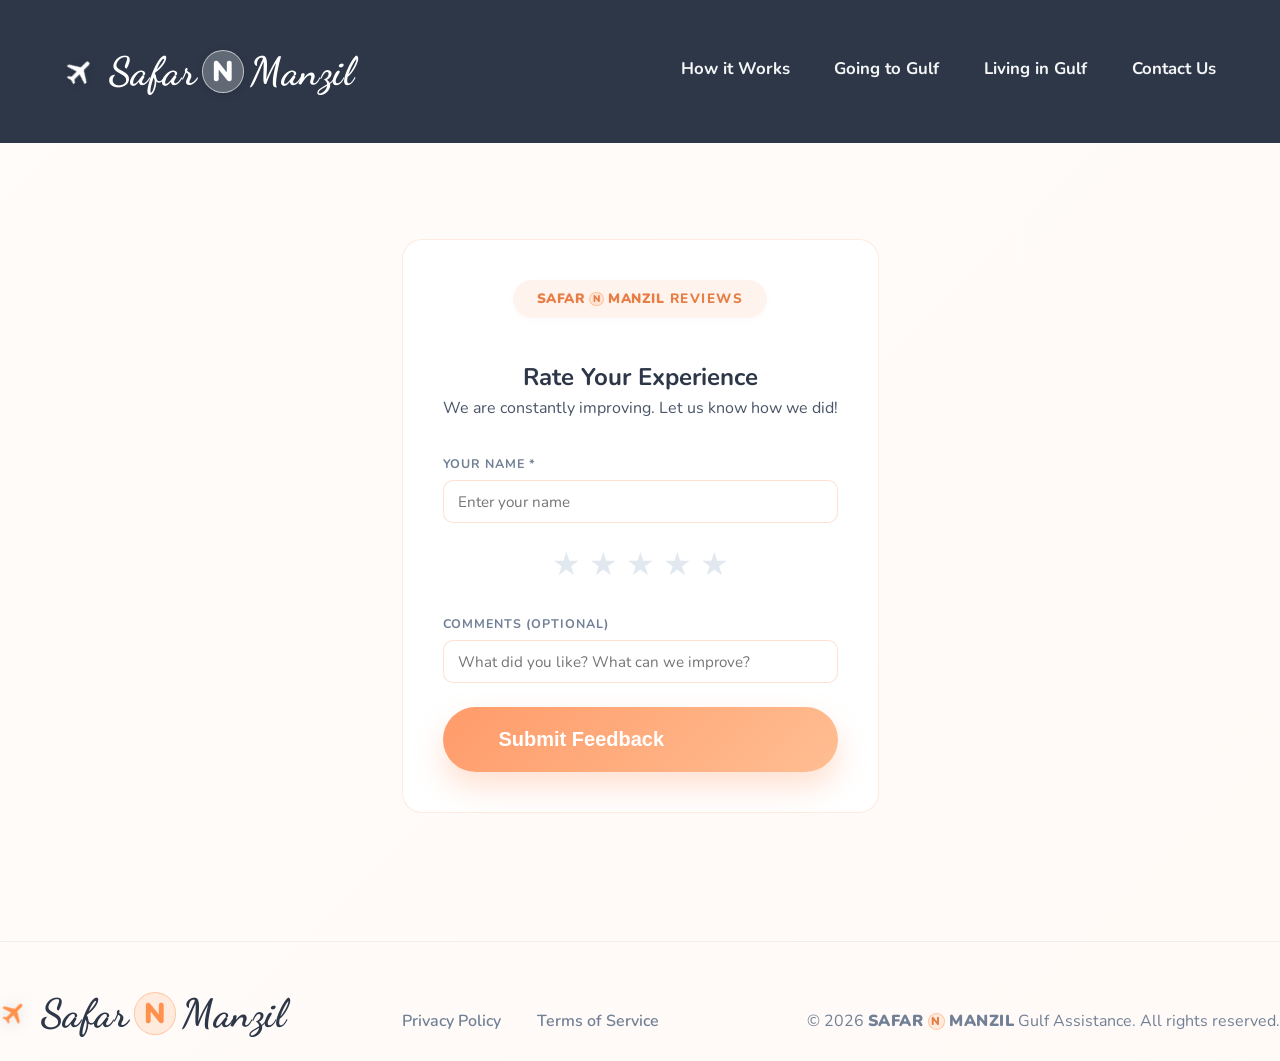
<file: feedback.html>
<!DOCTYPE html>
<html lang="en">
<head>
    <meta charset="UTF-8">
    <meta name="viewport" content="width=device-width, initial-scale=1.0">
    <title>Feedback | SAFAR N MANZIL</title>
    <meta name="description" content="Share your feedback and experience with SAFAR N MANZIL.">
    <link rel="preconnect" href="https://fonts.googleapis.com">
    <link rel="preconnect" href="https://fonts.gstatic.com" crossorigin>
    <link href="https://fonts.googleapis.com/css2?family=Dancing+Script:wght@700&family=Nunito:wght@400;600;700;800&display=swap" rel="stylesheet">
    <link rel="stylesheet" href="style.css">
    <style>
        .feedback-section {
            background: white;
            border: 1.5px solid rgba(255,155,106,0.2);
            border-radius: 20px;
            padding: 2.5rem;
            max-width: 800px;
            margin: 0 auto;
            text-align: center;
        }
        .rating-stars {
            display: flex;
            justify-content: center;
            gap: 0.5rem;
            margin: 1rem 0 1.5rem;
            flex-direction: row-reverse;
        }
        .rating-stars input {
            display: none;
        }
        .rating-stars label {
            font-size: 2rem;
            color: #E2E8F0;
            cursor: pointer;
            transition: color 0.2s;
        }
        .rating-stars label:hover,
        .rating-stars label:hover ~ label,
        .rating-stars input:checked ~ label {
            color: #F6AD55;
        }
        
        #feedback-success-state {
            display: none;
            animation: fadeIn 0.5s ease-out forwards;
        }
        
        .share-wa-btn {
            display: inline-flex;
            align-items: center;
            gap: 0.5rem;
            background: #25D366;
            color: white;
            padding: 1rem 1.5rem;
            border-radius: 12px;
            font-weight: 700;
            font-size: 1.1rem;
            text-decoration: none;
            transition: transform 0.2s, box-shadow 0.2s;
            margin-top: 1.5rem;
        }
        .share-wa-btn:hover {
            transform: translateY(-2px);
            box-shadow: 0 10px 20px -10px rgba(37, 211, 102, 0.6);
            color: white;
        }
        @keyframes fadeIn {
            from { opacity: 0; transform: translateY(10px); }
            to { opacity: 1; transform: translateY(0); }
        }
        .lead-field label {
            display: block;
            font-size: 0.78rem;
            font-weight: 700;
            color: #718096;
            text-transform: uppercase;
            letter-spacing: 0.08em;
            margin-bottom: 0.4rem;
        }
        .lead-field input {
            width: 100%;
            padding: 0.65rem 0.9rem;
            border: 1.5px solid rgba(255,155,106,0.3);
            border-radius: 10px;
            font-family: 'Nunito', sans-serif;
            font-size: 0.95rem;
            color: #2D3748;
            background: #fff;
            transition: border-color 0.2s, box-shadow 0.2s;
            box-sizing: border-box;
        }
        .lead-field input:focus {
            outline: none;
            border-color: #FF9B6A;
            box-shadow: 0 0 0 3px rgba(255,155,106,0.15);
        }
        .crm-status-msg {
            display: none;
            margin-top: 0.8rem;
            padding: 0.75rem 1rem;
            border-radius: 10px;
            font-size: 0.9rem;
            font-weight: 600;
            text-align: center;
        }
        .crm-status-msg.error {
            background: #FED7D7;
            color: #9B2C2C;
        }
        .btn-solid.btn-loading {
            opacity: 0.7;
            cursor: not-allowed;
        }

        /* Mobile Responsiveness */
        @media (max-width: 600px) {
            .feedback-section {
                padding: 1.5rem;
                margin: 0 1rem;
                border-radius: 15px;
            }
            .rating-stars label {
                font-size: 1.8rem;
            }
            #feedback-success-state h2 {
                font-size: 1.5rem;
            }
            .share-wa-btn {
                padding: 0.8rem 1.2rem;
                font-size: 1rem;
            }
        }
    </style>
</head>
<body class="bg-gradient-light">
    <!-- Navbar -->
    <nav class="top-nav" style="position: relative; background: #2D3748;">
        <a href="index.html" class="logo" aria-label="SAFAR N MANZIL Home">
            <svg class="logo-icon" width="32" height="32" viewBox="0 0 24 24" fill="white" xmlns="http://www.w3.org/2000/svg">
                <path d="M21 16v-2l-8-5V3.5c0-.83-.67-1.5-1.5-1.5S10 2.67 10 3.5V9l-8 5v2l8-2.5V19l-2 1.5V22l3.5-1 3.5 1v-1.5L13 19v-5.5l8 2.5z"/>
            </svg>
            <span class="logo-text" style="color: white;">Safar <span class="logo-accent">N</span> Manzil</span>
        </a>
        <div class="nav-links">
            <a href="index.html#how-it-works">How it Works</a>
            <a href="index.html#safar-go">Going to Gulf</a>
            <a href="index.html#safar-home">Living in Gulf</a>
            <a href="index.html#contact">Contact Us</a>
        </div>
    </nav>

    <!-- FEEDBACK SECTION -->
    <section class="section-padding" style="min-height: 80vh; display: flex; align-items: center;">
        <div class="container">
            <div class="feedback-section shadow-lg">
                <div id="feedback-form-state">
                    <span class="badge badge-orange"><span class="brand-name">SAFAR <span class="brand-n-badge">N</span> MANZIL</span> REVIEWS</span>
                    <h2 style="margin-top: 1rem;">Rate Your Experience</h2>
                    <p style="margin-bottom: 2rem; color: #4A5568;">We are constantly improving. Let us know how we did!</p>
                    
                    <div style="text-align: left; margin-bottom: 1rem;">
                        <div class="lead-field">
                            <label for="fb-name">Your Name *</label>
                            <input type="text" id="fb-name" placeholder="Enter your name" required>
                        </div>
                    </div>
                    
                    <div class="rating-stars">
                        <input type="radio" id="star5" name="rating" value="5"><label for="star5">★</label>
                        <input type="radio" id="star4" name="rating" value="4"><label for="star4">★</label>
                        <input type="radio" id="star3" name="rating" value="3"><label for="star3">★</label>
                        <input type="radio" id="star2" name="rating" value="2"><label for="star2">★</label>
                        <input type="radio" id="star1" name="rating" value="1"><label for="star1">★</label>
                    </div>

                    <div class="lead-field" style="text-align: left; margin-bottom: 1.5rem;">
                        <label for="fb-comments">Comments (Optional)</label>
                        <input type="text" id="fb-comments" placeholder="What did you like? What can we improve?">
                    </div>

                    <button id="submit-feedback-btn" class="btn-solid btn-large" style="width: 100%;">
                        Submit Feedback
                    </button>
                    <div id="fb-status" class="crm-status-msg"></div>
                </div>
                
                <div id="feedback-success-state">
                    <div style="font-size: 4rem; margin-bottom: 1rem;">🎉</div>
                    <h2>Thank You for Your Feedback!</h2>
                    <p style="font-size: 1.1rem; color: #4A5568; margin-top: 1rem;">
                        If you liked our service, please share it with your friends and family so we can help more people!
                    </p>
                    <a href="#" id="wa-share-link" target="_blank" class="share-wa-btn">
                        <svg width="24" height="24" viewBox="0 0 24 24" fill="currentColor"><path d="M17.472 14.382c-.297-.149-1.758-.867-2.03-.967-.273-.099-.471-.148-.67.15-.197.297-.767.966-.94 1.164-.173.199-.347.223-.644.075-.297-.15-1.255-.463-2.39-1.475-.883-.788-1.48-1.761-1.653-2.059-.173-.297-.018-.458.13-.606.134-.133.298-.347.446-.52.149-.174.198-.298.298-.497.099-.198.05-.371-.025-.52-.075-.149-.669-1.612-.916-2.207-.242-.579-.487-.5-.669-.51-.173-.008-.371-.01-.57-.01-.198 0-.52.074-.792.372-.272.297-1.04 1.016-1.04 2.479 0 1.462 1.065 2.875 1.213 3.074.149.198 2.096 3.2 5.077 4.487.709.306 1.262.489 1.694.625.712.227 1.36.195 1.871.118.571-.085 1.758-.719 2.006-1.413.248-.694.248-1.289.173-1.413-.074-.124-.272-.198-.57-.347m-5.421 7.403h-.004a9.87 9.87 0 01-5.031-1.378l-.361-.214-3.741.982.998-3.648-.235-.374a9.86 9.86 0 01-1.51-5.26c.001-5.45 4.436-9.884 9.888-9.884 2.64 0 5.122 1.03 6.988 2.898a9.825 9.825 0 012.893 6.994c-.003 5.45-4.437 9.884-9.885 9.884m8.413-18.297A11.815 11.815 0 0012.05 0C5.495 0 .16 5.335.157 11.892c0 2.096.547 4.142 1.588 5.945L.057 24l6.305-1.654a11.882 11.882 0 005.683 1.448h.005c6.554 0 11.89-5.335 11.893-11.893a11.821 11.821 0 00-3.48-8.413Z"/></svg>
                        Share on WhatsApp
                    </a>
                </div>
            </div>
        </div>
    </section>

    <div class="footer-bottom">
        <a href="index.html" class="logo footer-logo" aria-label="SAFAR N MANZIL Home">
            <svg class="logo-icon" width="28" height="28" viewBox="0 0 24 24" fill="#FF914D" xmlns="http://www.w3.org/2000/svg">
                <path d="M21 16v-2l-8-5V3.5c0-.83-.67-1.5-1.5-1.5S10 2.67 10 3.5V9l-8 5v2l8-2.5V19l-2 1.5V22l3.5-1 3.5 1v-1.5L13 19v-5.5l8 2.5z"/>
            </svg>
            <span class="logo-text" style="color:#2D3748;">Safar <span class="logo-accent-dark">N</span> Manzil</span>
        </a>
        <div class="footer-links">
            <a href="privacy.html">Privacy Policy</a>
            <a href="terms.html">Terms of Service</a>
        </div>
        <p>&copy; 2026 <span class="brand-name">SAFAR <span class="brand-n-badge">N</span> MANZIL</span> Gulf Assistance. All rights reserved.</p>
    </div>

    <script>
        const FEEDBACK_API_URL = 'https://safar-crm-theta.vercel.app/api/public/feedback';
        
        const shareMessage = `Alhamdulillah, we've started something we’ve been working on! 🚀\n\nThis is Minhaj from *SAFAR N MANZIL*.\n\nThe idea is simple: when you need something done, you shouldn’t have to figure out whom to call.\n\nWhether it’s a local service, help for your family back home while you are living in the Gulf, or something you need while preparing for the Gulf — *just message us*.\n\nWe’ll understand your requirement, coordinate the right help, and keep you updated every step of the way. 🤝\n\n📱 *Message Us on WhatsApp:* https://wa.me/7207071874\n🌐 *Checkout our Website:* https://safar-rouge.vercel.app/\n📢 *Follow our Channel for Updates:* https://whatsapp.com/channel/0029VbD5C7AKrWQwktRWrP2J`;
        
        document.getElementById('wa-share-link').href = `https://wa.me/?text=${encodeURIComponent(shareMessage)}`;

        document.getElementById('submit-feedback-btn').addEventListener('click', async function() {
            const name = document.getElementById('fb-name').value.trim();
            const comments = document.getElementById('fb-comments').value.trim();
            const ratingEl = document.querySelector('input[name="rating"]:checked');
            const statusEl = document.getElementById('fb-status');
            const btn = this;

            if (!name || !ratingEl) {
                statusEl.textContent = '⚠️ Please enter your name and select a star rating.';
                statusEl.className = 'crm-status-msg error';
                statusEl.style.display = 'block';
                return;
            }

            const rating = ratingEl.value;

            btn.textContent = 'Submitting…';
            btn.classList.add('btn-loading');
            btn.disabled = true;
            statusEl.style.display = 'none';

            try {
                const res = await fetch(FEEDBACK_API_URL, {
                    method: 'POST',
                    headers: { 'Content-Type': 'application/json' },
                    body: JSON.stringify({ name, rating, comments })
                });

                if (res.ok) {
                    document.getElementById('feedback-form-state').style.display = 'none';
                    document.getElementById('feedback-success-state').style.display = 'block';
                } else {
                    throw new Error('Server error');
                }
            } catch (err) {
                statusEl.textContent = '❌ Could not submit feedback. Please try again.';
                statusEl.className = 'crm-status-msg error';
                statusEl.style.display = 'block';
                btn.textContent = 'Submit Feedback';
                btn.classList.remove('btn-loading');
                btn.disabled = false;
            }
        });
    </script>
    <script src="script.js"></script>
</body>
</html>
</file>
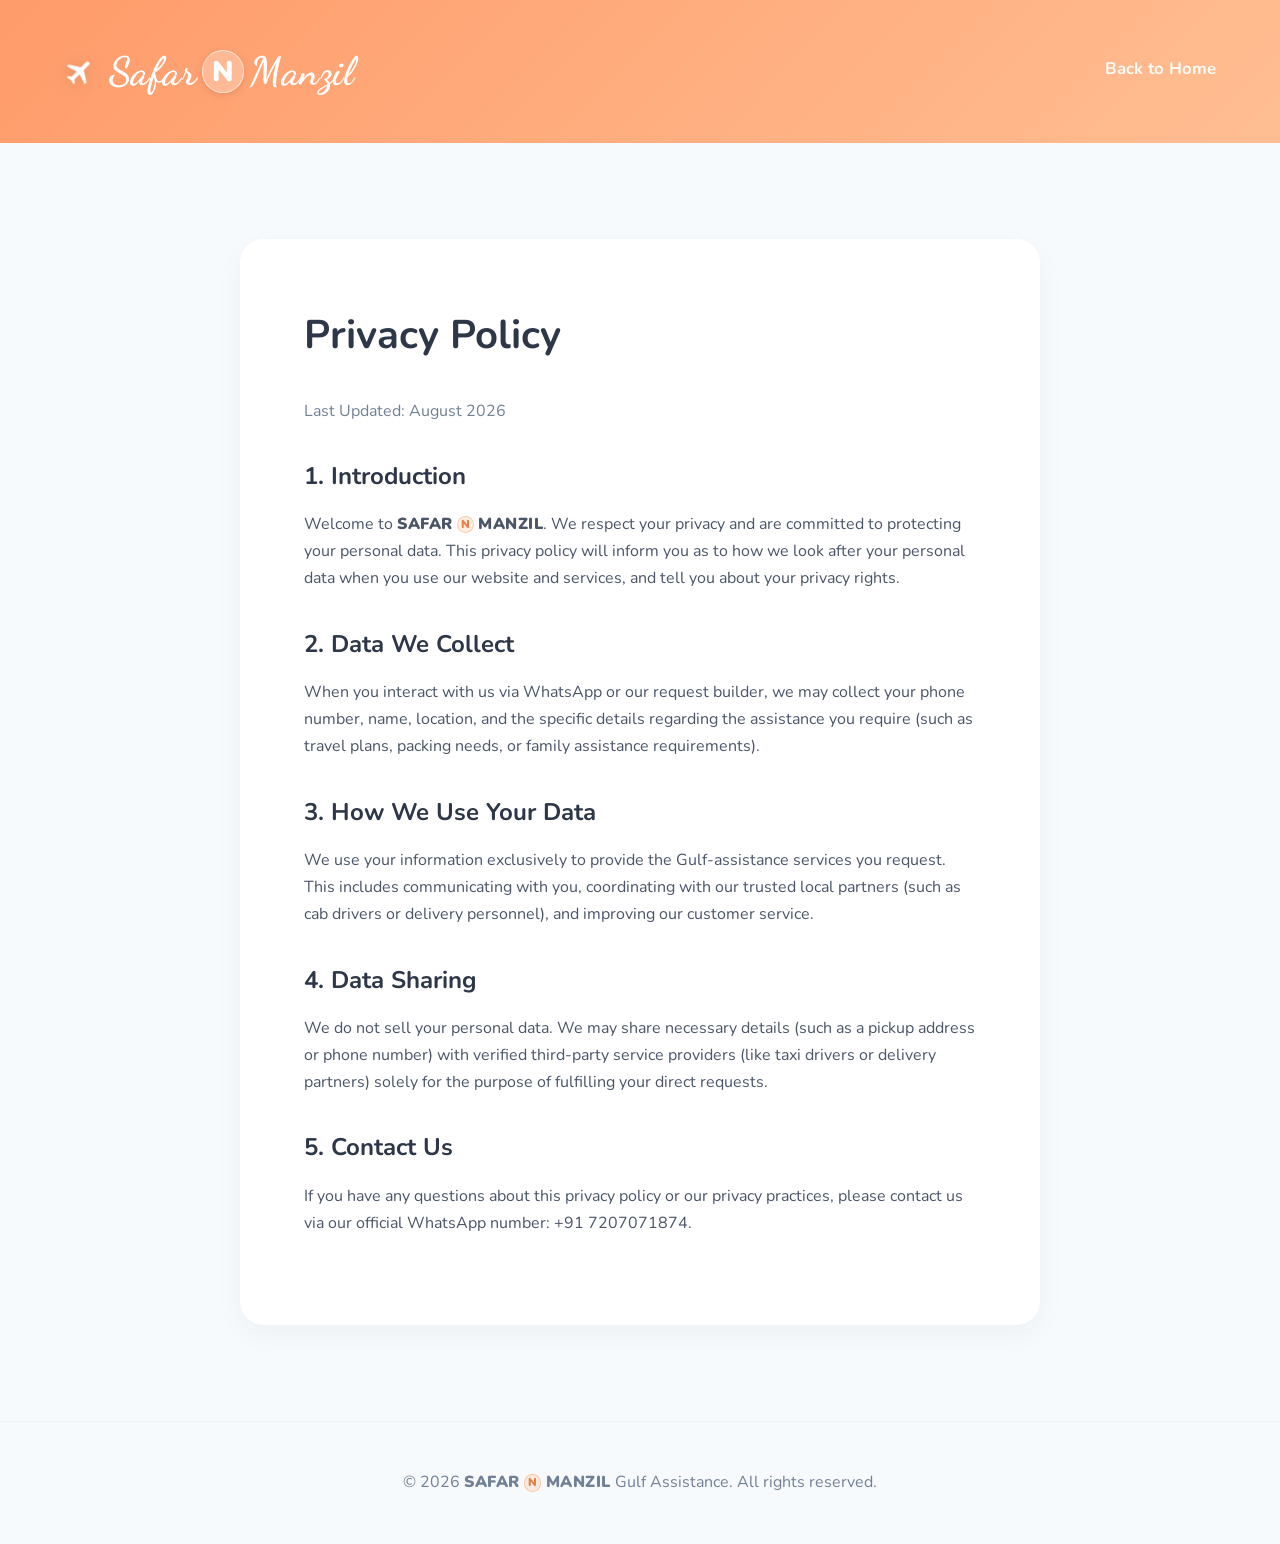
<file: privacy.html>
<!DOCTYPE html>
<html lang="en">
<head>
    <meta charset="UTF-8">
    <meta name="viewport" content="width=device-width, initial-scale=1.0">
    <title>Privacy Policy | SAFAR N MANZIL</title>
    <link href="https://fonts.googleapis.com/css2?family=Dancing+Script:wght@700&family=Nunito:wght@400;600;700;800&display=swap" rel="stylesheet">
    <link rel="stylesheet" href="style.css">
</head>
<body class="bg-light">
    <!-- Navbar -->
    <nav class="top-nav" style="background: linear-gradient(135deg, #FF9B6A 0%, #FFBE92 100%);">
        <a href="index.html" class="logo" style="text-decoration: none;" aria-label="SAFAR N MANZIL Home">
            <svg class="logo-icon" width="32" height="32" viewBox="0 0 24 24" fill="white" xmlns="http://www.w3.org/2000/svg">
                <path d="M21 16v-2l-8-5V3.5c0-.83-.67-1.5-1.5-1.5S10 2.67 10 3.5V9l-8 5v2l8-2.5V19l-2 1.5V22l3.5-1 3.5 1v-1.5L13 19v-5.5l8 2.5z"/>
            </svg>
            <span class="logo-text">Safar <span class="logo-accent">N</span> Manzil</span>
        </a>
        <div class="nav-links">
            <a href="index.html">Back to Home</a>
        </div>
    </nav>

    <main class="container section-padding" style="max-width: 800px;">
        <div style="background: white; padding: 4rem; border-radius: 24px; box-shadow: 0 10px 30px rgba(0,0,0,0.04);">
            <h1 style="font-size: 2.5rem; margin-bottom: 2rem; color: #2D3748;">Privacy Policy</h1>
            <p style="color: #718096; margin-bottom: 2rem;">Last Updated: August 2026</p>

            <h3 style="font-size: 1.5rem; margin-top: 2rem; margin-bottom: 1rem; color: #2D3748;">1. Introduction</h3>
            <p style="color: #4A5568; line-height: 1.7; margin-bottom: 1.5rem;">Welcome to <span class="brand-name">SAFAR <span class="brand-n-badge">N</span> MANZIL</span>. We respect your privacy and are committed to protecting your personal data. This privacy policy will inform you as to how we look after your personal data when you use our website and services, and tell you about your privacy rights.</p>

            <h3 style="font-size: 1.5rem; margin-top: 2rem; margin-bottom: 1rem; color: #2D3748;">2. Data We Collect</h3>
            <p style="color: #4A5568; line-height: 1.7; margin-bottom: 1.5rem;">When you interact with us via WhatsApp or our request builder, we may collect your phone number, name, location, and the specific details regarding the assistance you require (such as travel plans, packing needs, or family assistance requirements).</p>

            <h3 style="font-size: 1.5rem; margin-top: 2rem; margin-bottom: 1rem; color: #2D3748;">3. How We Use Your Data</h3>
            <p style="color: #4A5568; line-height: 1.7; margin-bottom: 1.5rem;">We use your information exclusively to provide the Gulf-assistance services you request. This includes communicating with you, coordinating with our trusted local partners (such as cab drivers or delivery personnel), and improving our customer service.</p>

            <h3 style="font-size: 1.5rem; margin-top: 2rem; margin-bottom: 1rem; color: #2D3748;">4. Data Sharing</h3>
            <p style="color: #4A5568; line-height: 1.7; margin-bottom: 1.5rem;">We do not sell your personal data. We may share necessary details (such as a pickup address or phone number) with verified third-party service providers (like taxi drivers or delivery partners) solely for the purpose of fulfilling your direct requests.</p>

            <h3 style="font-size: 1.5rem; margin-top: 2rem; margin-bottom: 1rem; color: #2D3748;">5. Contact Us</h3>
            <p style="color: #4A5568; line-height: 1.7; margin-bottom: 1.5rem;">If you have any questions about this privacy policy or our privacy practices, please contact us via our official WhatsApp number: +91 7207071874.</p>
        </div>
    </main>

    <!-- FOOTER -->
    <footer class="main-footer" style="padding: 3rem 0; text-align: center;">
        <div class="container">
            <p style="color: #718096;">&copy; 2026 <span class="brand-name">SAFAR <span class="brand-n-badge">N</span> MANZIL</span> Gulf Assistance. All rights reserved.</p>
        </div>
    </footer>
</body>
</html>
</file>
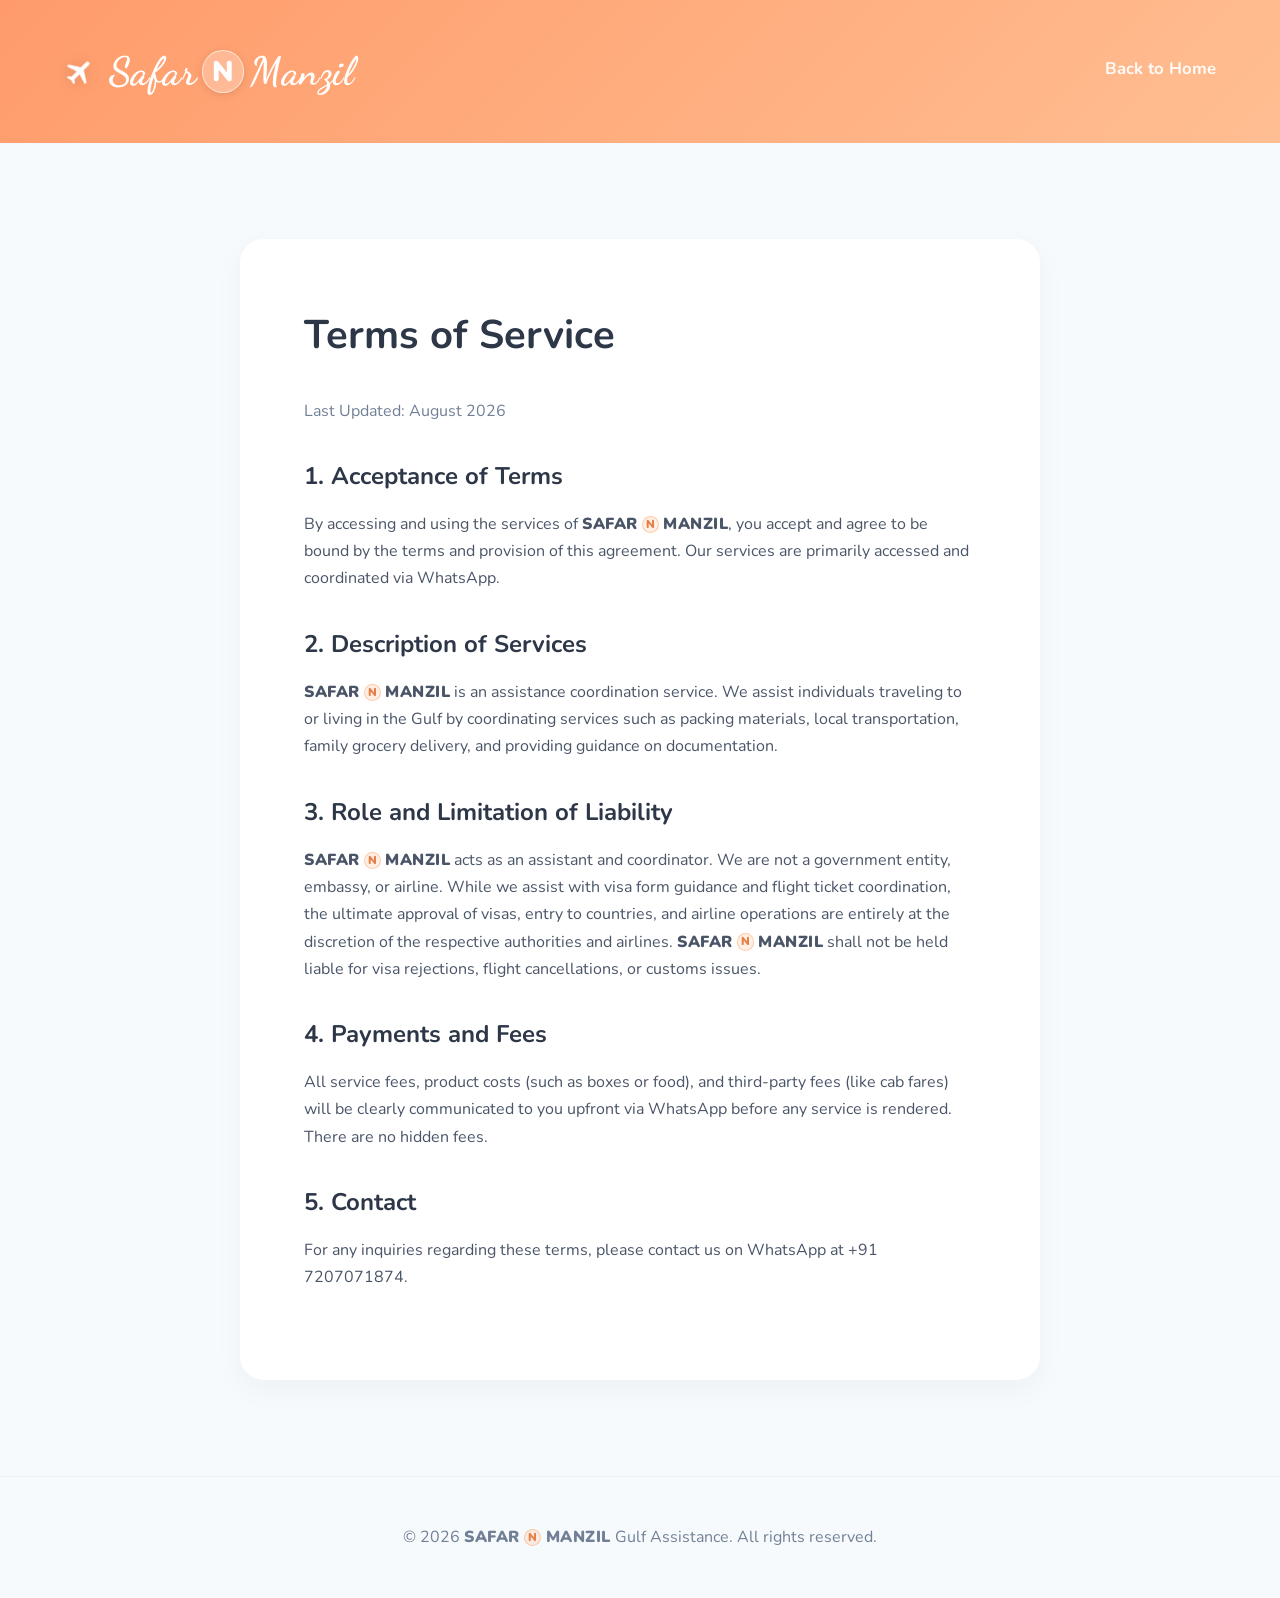
<file: terms.html>
<!DOCTYPE html>
<html lang="en">
<head>
    <meta charset="UTF-8">
    <meta name="viewport" content="width=device-width, initial-scale=1.0">
    <title>Terms of Service | SAFAR N MANZIL</title>
    <link href="https://fonts.googleapis.com/css2?family=Dancing+Script:wght@700&family=Nunito:wght@400;600;700;800&display=swap" rel="stylesheet">
    <link rel="stylesheet" href="style.css">
</head>
<body class="bg-light">
    <!-- Navbar -->
    <nav class="top-nav" style="background: linear-gradient(135deg, #FF9B6A 0%, #FFBE92 100%);">
        <a href="index.html" class="logo" style="text-decoration: none;" aria-label="SAFAR N MANZIL Home">
            <svg class="logo-icon" width="32" height="32" viewBox="0 0 24 24" fill="white" xmlns="http://www.w3.org/2000/svg">
                <path d="M21 16v-2l-8-5V3.5c0-.83-.67-1.5-1.5-1.5S10 2.67 10 3.5V9l-8 5v2l8-2.5V19l-2 1.5V22l3.5-1 3.5 1v-1.5L13 19v-5.5l8 2.5z"/>
            </svg>
            <span class="logo-text">Safar <span class="logo-accent">N</span> Manzil</span>
        </a>
        <div class="nav-links">
            <a href="index.html">Back to Home</a>
        </div>
    </nav>

    <main class="container section-padding" style="max-width: 800px;">
        <div style="background: white; padding: 4rem; border-radius: 24px; box-shadow: 0 10px 30px rgba(0,0,0,0.04);">
            <h1 style="font-size: 2.5rem; margin-bottom: 2rem; color: #2D3748;">Terms of Service</h1>
            <p style="color: #718096; margin-bottom: 2rem;">Last Updated: August 2026</p>

            <h3 style="font-size: 1.5rem; margin-top: 2rem; margin-bottom: 1rem; color: #2D3748;">1. Acceptance of Terms</h3>
            <p style="color: #4A5568; line-height: 1.7; margin-bottom: 1.5rem;">By accessing and using the services of <span class="brand-name">SAFAR <span class="brand-n-badge">N</span> MANZIL</span>, you accept and agree to be bound by the terms and provision of this agreement. Our services are primarily accessed and coordinated via WhatsApp.</p>

            <h3 style="font-size: 1.5rem; margin-top: 2rem; margin-bottom: 1rem; color: #2D3748;">2. Description of Services</h3>
            <p style="color: #4A5568; line-height: 1.7; margin-bottom: 1.5rem;"><span class="brand-name">SAFAR <span class="brand-n-badge">N</span> MANZIL</span> is an assistance coordination service. We assist individuals traveling to or living in the Gulf by coordinating services such as packing materials, local transportation, family grocery delivery, and providing guidance on documentation. </p>

            <h3 style="font-size: 1.5rem; margin-top: 2rem; margin-bottom: 1rem; color: #2D3748;">3. Role and Limitation of Liability</h3>
            <p style="color: #4A5568; line-height: 1.7; margin-bottom: 1.5rem;"><span class="brand-name">SAFAR <span class="brand-n-badge">N</span> MANZIL</span> acts as an assistant and coordinator. We are not a government entity, embassy, or airline. While we assist with visa form guidance and flight ticket coordination, the ultimate approval of visas, entry to countries, and airline operations are entirely at the discretion of the respective authorities and airlines. <span class="brand-name">SAFAR <span class="brand-n-badge">N</span> MANZIL</span> shall not be held liable for visa rejections, flight cancellations, or customs issues.</p>

            <h3 style="font-size: 1.5rem; margin-top: 2rem; margin-bottom: 1rem; color: #2D3748;">4. Payments and Fees</h3>
            <p style="color: #4A5568; line-height: 1.7; margin-bottom: 1.5rem;">All service fees, product costs (such as boxes or food), and third-party fees (like cab fares) will be clearly communicated to you upfront via WhatsApp before any service is rendered. There are no hidden fees.</p>

            <h3 style="font-size: 1.5rem; margin-top: 2rem; margin-bottom: 1rem; color: #2D3748;">5. Contact</h3>
            <p style="color: #4A5568; line-height: 1.7; margin-bottom: 1.5rem;">For any inquiries regarding these terms, please contact us on WhatsApp at +91 7207071874.</p>
        </div>
    </main>

    <!-- FOOTER -->
    <footer class="main-footer" style="padding: 3rem 0; text-align: center;">
        <div class="container">
            <p style="color: #718096;">&copy; 2026 <span class="brand-name">SAFAR <span class="brand-n-badge">N</span> MANZIL</span> Gulf Assistance. All rights reserved.</p>
        </div>
    </footer>
</body>
</html>
</file>
<file: style.css>
:root {
    /* Exact colors from the dribbble shot */
    --clr-gradient-start: #FF9B6A;
    --clr-gradient-end:   #FFBE92;
    --clr-white: #FFFFFF;
    --clr-text-main: #2D3748; /* Slightly richer dark grey for expert readability */
    --clr-text-light: #718096; /* Sleek slate grey */
    --clr-bg-presentation: #DDE5F4;
    --clr-bg-light: #F7FAFC; /* Premium subtle cool gray */
    
    --font-primary: 'Nunito', sans-serif;
    --shadow-soft: 0 10px 30px rgba(0, 0, 0, 0.04);
    --shadow-hover: 0 20px 40px rgba(255, 155, 106, 0.15);
    --transition: all 0.3s cubic-bezier(0.25, 0.8, 0.25, 1);
}

* {
    margin: 0;
    padding: 0;
    box-sizing: border-box;
}

html {
    scroll-behavior: smooth;
}

body {
    font-family: var(--font-primary);
    color: var(--clr-text-main);
    background-color: var(--clr-bg-light);
    line-height: 1.6;
    overflow-x: hidden;
    -webkit-font-smoothing: antialiased;
}

/* -------------------------------------
   UTILITIES
   ------------------------------------- */
.container {
    max-width: 1100px;
    margin: 0 auto;
    padding: 0 2rem;
}

.section-padding {
    padding: 6rem 0; /* More breathing room */
}

.text-center { text-align: center; }
.mt-4 { margin-top: 2.5rem; }
.bg-light { background-color: var(--clr-bg-light); }
.bg-white { background-color: var(--clr-white); }
.bg-gradient-light { 
    background: linear-gradient(135deg, rgba(255,155,106,0.03) 0%, rgba(255,190,146,0.08) 100%);
}

.badge {
    display: inline-block;
    padding: 0.5rem 1.5rem;
    background: #EDF2F7;
    color: #4A5568;
    border-radius: 50px;
    font-weight: 800;
    font-size: 0.85rem;
    margin-bottom: 1.5rem;
    text-transform: uppercase;
    letter-spacing: 1.5px;
    box-shadow: 0 2px 10px rgba(0,0,0,0.02);
}

.badge-orange {
    background: rgba(255, 155, 106, 0.12);
    color: #E67E45;
}

/* -------------------------------------
   THE DRIBBBLE HERO PRESENTATION
   ------------------------------------- */
.presentation-bg {
    background-color: var(--clr-bg-presentation);
    background-image: radial-gradient(circle at top right, rgba(160, 190, 240, 0.4) 0%, transparent 50%), 
                      radial-gradient(circle at top left, #D1BBFF 0%, transparent 40%);
    min-height: 100vh;
    padding: 3rem 2rem;
    display: flex;
    justify-content: center;
    align-items: center;
}

.dribbble-card {
    background: linear-gradient(135deg, var(--clr-gradient-start) 0%, var(--clr-gradient-end) 100%);
    width: 100%;
    max-width: 1300px;
    height: 800px;
    border-radius: 24px;
    box-shadow: 0 40px 80px rgba(0, 0, 0, 0.12), 0 20px 40px rgba(0,0,0,0.08);
    position: relative;
    overflow: hidden;
    display: flex;
    flex-direction: column;
}

.top-nav {
    display: flex;
    justify-content: space-between;
    align-items: center;
    padding: 2.5rem 4rem;
}

.logo {
    display: inline-flex;
    align-items: center;
    gap: 0.8rem;
    font-size: clamp(1.2rem, 2.2vw, 1.9rem);
    font-weight: 900;
    color: white;
    text-decoration: none;
    letter-spacing: 0.5px;
    cursor: pointer;
    transition: all 0.4s cubic-bezier(0.175, 0.885, 0.32, 1.275);
    user-select: none;
}

.logo-icon {
    transform: rotate(45deg);
    transition: transform 0.4s cubic-bezier(0.34, 1.56, 0.64, 1), filter 0.3s ease;
    filter: drop-shadow(0 2px 8px rgba(0, 0, 0, 0.15));
    flex-shrink: 0;
}

.logo-text {
    font-family: 'Dancing Script', cursive;
    font-size: 1.4em;
    display: inline-flex;
    align-items: center;
    gap: 0.35rem;
    transition: transform 0.3s ease, text-shadow 0.3s ease;
    white-space: nowrap;
}

.logo-accent {
    font-family: 'Nunito', sans-serif;
    display: inline-flex;
    align-items: center;
    justify-content: center;
    background: rgba(255, 255, 255, 0.25);
    color: #FFF;
    font-size: 0.72em;
    font-weight: 900;
    width: 1.5em;
    height: 1.5em;
    border-radius: 50%;
    border: 1.5px solid rgba(255, 255, 255, 0.6);
    backdrop-filter: blur(4px);
    transition: all 0.3s ease;
    box-shadow: 0 2px 10px rgba(0,0,0,0.1);
}

.logo-accent-dark {
    font-family: 'Nunito', sans-serif;
    display: inline-flex;
    align-items: center;
    justify-content: center;
    background: rgba(255, 145, 77, 0.15);
    color: #FF914D;
    font-size: 0.72em;
    font-weight: 900;
    width: 1.5em;
    height: 1.5em;
    border-radius: 50%;
    border: 1.5px solid rgba(255, 145, 77, 0.4);
    transition: all 0.3s ease;
}

/* Inline Brand Typography Styling (matching navbar style) */
.brand-name {
    font-weight: 900;
    letter-spacing: 0.5px;
    display: inline-flex;
    align-items: center;
    gap: 0.2rem;
    white-space: nowrap;
}

.brand-n-badge {
    display: inline-flex;
    align-items: center;
    justify-content: center;
    background: rgba(255, 145, 77, 0.15);
    color: #E67E45;
    font-size: 0.72em;
    font-weight: 900;
    width: 1.5em;
    height: 1.5em;
    border-radius: 50%;
    border: 1.2px solid rgba(255, 145, 77, 0.4);
    vertical-align: middle;
    line-height: 1;
    margin: 0 1px;
}

.brand-n-badge-white {
    display: inline-flex;
    align-items: center;
    justify-content: center;
    background: rgba(255, 255, 255, 0.25);
    color: #FFF;
    font-size: 0.72em;
    font-weight: 900;
    width: 1.5em;
    height: 1.5em;
    border-radius: 50%;
    border: 1.2px solid rgba(255, 255, 255, 0.6);
    vertical-align: middle;
    line-height: 1;
    margin: 0 1px;
}

/* Logo Hover Animations */
.logo:hover {
    transform: translateY(-2px);
}

.logo:hover .logo-icon {
    transform: rotate(62deg) translate(3px, -4px) scale(1.12);
    filter: drop-shadow(0 6px 16px rgba(255, 255, 255, 0.4));
}

.logo:hover .logo-text {
    text-shadow: 0 4px 20px rgba(255, 255, 255, 0.5);
}

.logo:hover .logo-accent {
    background: #FFFFFF;
    color: #FF9B6A;
    transform: scale(1.2) rotate(10deg);
    box-shadow: 0 4px 15px rgba(255, 255, 255, 0.5);
    border-color: #FFFFFF;
}

.logo:hover .logo-accent-dark {
    background: #FF914D;
    color: #FFFFFF;
    transform: scale(1.2) rotate(10deg);
    box-shadow: 0 4px 15px rgba(255, 145, 77, 0.4);
}

.nav-links {
    display: flex;
    gap: 2.8rem;
}

.nav-links a {
    color: rgba(255, 255, 255, 0.95);
    text-decoration: none;
    font-weight: 700;
    font-size: 1.05rem;
    transition: var(--transition);
    position: relative;
    padding-bottom: 4px;
}

.nav-links a::after {
    content: '';
    position: absolute;
    width: 0;
    height: 2px;
    bottom: 0;
    left: 50%;
    background: #FF9B6A;
    transition: all 0.3s ease;
    transform: translateX(-50%);
}

.nav-links a:hover {
    color: white;
}

.nav-links a:hover::after {
    width: 100%;
}

.mobile-menu-btn {
    border: none;
    background: transparent;
    cursor: pointer;
    padding: 0;
    outline: none;
    font-family: inherit;
    display: inline-flex;
    align-items: center;
    justify-content: center;
    width: 48px;
    height: 48px;
    background: rgba(255, 255, 255, 0.95);
    backdrop-filter: blur(10px);
    -webkit-backdrop-filter: blur(10px);
    border-radius: 50%;
    display: none;
    box-shadow: var(--shadow-soft);
    transition: var(--transition);
}
.mobile-menu-btn:hover { 
    transform: scale(1.1) translateY(-2px);
    box-shadow: 0 10px 20px rgba(0,0,0,0.1); 
}

/* Mobile Drawer Overlay */
.mobile-drawer-overlay {
    position: fixed;
    top: 0; left: 0; right: 0; bottom: 0;
    background: rgba(0, 0, 0, 0.4);
    backdrop-filter: blur(4px);
    z-index: 1000;
    opacity: 0;
    pointer-events: none;
    transition: opacity 0.3s ease;
}
.mobile-drawer-overlay.active {
    opacity: 1;
    pointer-events: auto;
}
.drawer-content {
    position: absolute;
    top: 0; right: -300px;
    width: 280px;
    height: 100vh;
    background: white;
    padding: 3rem 2rem;
    box-shadow: -5px 0 20px rgba(0,0,0,0.1);
    transition: right 0.3s ease;
}
.mobile-drawer-overlay.active .drawer-content {
    right: 0;
}
.drawer-close {
    position: absolute;
    top: 1.5rem;
    right: 1.5rem;
    background: none;
    border: none;
    cursor: pointer;
    padding: 0.5rem;
}
.drawer-links {
    display: flex;
    flex-direction: column;
    gap: 1.5rem;
    margin-top: 2rem;
}
.drawer-links a {
    color: var(--text-dark);
    font-weight: 700;
    font-size: 1.2rem;
    text-decoration: none;
}
.drawer-links a.drawer-cta {
    color: var(--primary-orange);
}

.hero-content {
    display: flex;
    flex: 1;
    padding: 0 4rem;
    align-items: center;
    justify-content: space-between;
}

.hero-text {
    flex: 1;
    max-width: 500px;
    color: white;
}

.subtitle {
    font-size: 1.8rem;
    font-weight: 800;
    margin-bottom: 0.5rem;
    text-shadow: 0 2px 10px rgba(0,0,0,0.05);
}

.main-title {
    font-size: 4.2rem;
    font-weight: 800;
    line-height: 1.05;
    margin-bottom: 1.5rem;
    letter-spacing: -1px;
    text-shadow: 0 4px 20px rgba(0,0,0,0.08);
}

.description {
    font-size: 1.15rem;
    color: rgba(255, 255, 255, 0.95);
    margin-bottom: 3.5rem;
    line-height: 1.7;
    font-weight: 600;
}

.cta-area {
    position: relative;
    display: inline-block;
    margin-bottom: 4rem;
}

.btn-highlight {
    position: absolute;
    top: 50%;
    left: 50%;
    transform: translate(-50%, -50%);
    width: 76px;
    height: 76px;
    background: rgba(255, 255, 255, 0.25);
    border-radius: 50%;
    z-index: 1;
    animation: pulse 2s infinite;
}

@keyframes pulse {
    0% { transform: translate(-50%, -50%) scale(0.95); opacity: 0.8; }
    50% { transform: translate(-50%, -50%) scale(1.05); opacity: 0.4; }
    100% { transform: translate(-50%, -50%) scale(0.95); opacity: 0.8; }
}

.cta-pill {
    position: relative;
    z-index: 2;
    background: rgba(255, 255, 255, 0.95); backdrop-filter: blur(10px);
    color: #FF9B6A;
    text-decoration: none;
    font-weight: 800;
    padding: 1.1rem 3.2rem;
    border-radius: 50px;
    font-size: 1.15rem;
    display: inline-block;
    box-shadow: 0 10px 30px rgba(0,0,0,0.1);
    transition: var(--transition);
}
.cta-pill:hover { 
    transform: translateY(-4px); 
    box-shadow: 0 15px 40px rgba(0,0,0,0.15);
}

.social-links { display: flex; gap: 1.2rem; }

.social-icon {
    width: 44px;
    height: 44px;
    background: rgba(255, 255, 255, 0.95); backdrop-filter: blur(10px);
    border-radius: 50%;
    display: flex;
    align-items: center;
    justify-content: center;
    color: #FF914D;
    text-decoration: none;
    box-shadow: 0 8px 20px rgba(0,0,0,0.08);
    transition: var(--transition);
}
.social-icon:hover { 
    transform: scale(1.1) translateY(-3px); 
    color: white;
    background: #FF9B6A;
}

.hero-illustration {
    flex: 1;
    display: flex;
    justify-content: flex-end;
    align-items: flex-end;
    height: 100%;
}

.hero-illustration img {
    max-width: 120%;
    height: 90%;
    object-fit: contain;
    mix-blend-mode: darken; /* Darken eliminates white/light backgrounds cleanly without washing out colors */
    mask-image: linear-gradient(to right, transparent, black 10%, black 90%, transparent); /* Soften edges */
    -webkit-mask-image: linear-gradient(to right, transparent, black 10%, black 90%, transparent);
}

/* -------------------------------------
   MAIN WEBSITE SECTIONS (BELOW HERO)
   ------------------------------------- */

.section-header h2 {
    font-size: 3rem;
    font-weight: 800;
    color: var(--clr-text-main);
    margin-bottom: 1.2rem;
    letter-spacing: -1px;
}
.section-header p {
    font-size: 1.25rem;
    color: var(--clr-text-light);
    max-width: 650px;
    margin: 0 auto 4rem;
    line-height: 1.7;
}

/* How It Works */
.process-grid {
    display: grid;
    grid-template-columns: repeat(auto-fit, minmax(300px, 1fr));
    gap: 2.5rem;
}

.process-card {
    background: var(--clr-white);
    padding: 3.5rem 2.5rem;
    border-radius: 24px;
    text-align: center;
    box-shadow: var(--shadow-soft);
    transition: var(--transition);
    border: 1px solid rgba(0,0,0,0.02);
    position: relative;
    overflow: hidden;
}
.process-card::before {
    content: '';
    position: absolute;
    top: 0; left: 0; width: 100%; height: 4px;
    background: linear-gradient(90deg, var(--clr-gradient-start), var(--clr-gradient-end));
    opacity: 0;
    transition: var(--transition);
}
.process-card:hover {
    transform: translateY(-8px);
    box-shadow: var(--shadow-hover);
}
.process-card:hover::before { opacity: 1; }

.process-icon {
    width: 80px;
    height: 80px;
    background: linear-gradient(135deg, var(--clr-gradient-start), var(--clr-gradient-end));
    color: white;
    border-radius: 24px; /* Sleek squircle instead of circle */
    display: flex;
    align-items: center;
    justify-content: center;
    margin: 0 auto 2rem;
    box-shadow: 0 15px 30px rgba(255, 155, 106, 0.3);
    transform: rotate(-5deg);
    transition: var(--transition);
}
.process-card:hover .process-icon { transform: rotate(0deg) scale(1.1); }

.process-card h3 {
    font-size: 1.6rem;
    font-weight: 800;
    margin-bottom: 1rem;
}
.process-card p {
    color: var(--clr-text-light);
    font-size: 1.05rem;
}

/* Features Grid (SAFAR GO) */
.features-grid {
    display: grid;
    grid-template-columns: repeat(auto-fit, minmax(240px, 1fr));
    gap: 2.5rem;
}

.feature-box {
    padding: 2.5rem;
    background: var(--clr-bg-light);
    border-radius: 20px;
    transition: var(--transition);
    border: 1px solid transparent;
}
.feature-box:hover {
    background: rgba(255, 255, 255, 0.95); backdrop-filter: blur(10px);
    box-shadow: var(--shadow-soft);
    border-color: rgba(255, 155, 106, 0.2);
    transform: translateY(-5px);
}

.feature-icon {
    margin-bottom: 1.5rem;
    display: inline-block;
    padding: 1rem;
    background: rgba(255, 155, 106, 0.1);
    border-radius: 16px;
    transition: var(--transition);
}
.feature-box:hover .feature-icon {
    background: var(--clr-gradient-start);
}
.feature-box:hover .feature-icon svg {
    stroke: white;
}

.feature-box h4 {
    font-size: 1.3rem;
    font-weight: 800;
    margin-bottom: 0.8rem;
}
.feature-box p {
    color: var(--clr-text-light);
    font-size: 1rem;
}

/* SAFAR HOME (Two Col Layout) */
.two-col-layout {
    display: grid;
    grid-template-columns: 1fr 1fr;
    gap: 5rem;
}
.align-center { align-items: center; }

.sub-headline {
    font-size: 2rem;
    font-weight: 800;
    color: #FF9B6A;
    margin-bottom: 1.5rem;
}

.benefit-list {
    list-style: none;
    margin-top: 2rem;
}
.benefit-list li {
    margin-bottom: 1.2rem;
    font-size: 1.15rem;
    color: var(--clr-text-main);
    display: flex;
    align-items: flex-start;
    gap: 1rem;
}
.benefit-list li::before {
    content: '→';
    color: #FF9B6A;
    font-weight: 900;
    font-size: 1.2rem;
}

.btn-solid {
    display: inline-flex;
    align-items: center;
    background: linear-gradient(135deg, var(--clr-gradient-start), var(--clr-gradient-end));
    color: white;
    padding: 1.1rem 3rem;
    border-radius: 50px;
    text-decoration: none;
    font-weight: 800;
    font-size: 1.1rem;
    box-shadow: 0 15px 30px rgba(255, 155, 106, 0.3);
    transition: var(--transition);
    border: none;
    cursor: pointer;
}
.btn-solid:hover {
    transform: translateY(-3px);
    box-shadow: 0 25px 40px rgba(255, 155, 106, 0.4);
}
.btn-large { font-size: 1.25rem; padding: 1.3rem 3.5rem; }

.trust-card {
    background: rgba(255, 255, 255, 0.95); backdrop-filter: blur(10px);
    padding: 4rem;
    border-radius: 30px;
    box-shadow: var(--shadow-hover);
    text-align: center;
    border: 1px solid rgba(255, 155, 106, 0.1);
    position: relative;
}
.trust-icon {
    width: 90px;
    height: 90px;
    background: rgba(255, 155, 106, 0.1);
    border-radius: 50%;
    display: flex;
    align-items: center;
    justify-content: center;
    margin: 0 auto 1.5rem;
}
.trust-card h3 {
    font-size: 1.8rem;
    font-weight: 800;
    margin-bottom: 1rem;
}
.trust-card p {
    font-size: 1.3rem;
    font-style: italic;
    color: var(--clr-text-light);
    line-height: 1.7;
}

/* Trust Grid */
.trust-grid {
    display: grid;
    grid-template-columns: repeat(auto-fit, minmax(200px, 1fr));
    gap: 3rem;
    text-align: center;
}
.trust-item-icon {
    display: inline-flex;
    margin-bottom: 1rem;
    padding: 1rem;
    background: #EDF2F7;
    border-radius: 20px;
    transition: var(--transition);
}
.trust-item:hover .trust-item-icon {
    background: rgba(255, 155, 106, 0.15);
    transform: scale(1.1);
}
.trust-item h4 {
    color: var(--clr-text-main);
    font-size: 1.4rem;
    font-weight: 800;
    margin-bottom: 0.8rem;
}
.trust-item p {
    color: var(--clr-text-light);
    font-size: 1.05rem;
}

/* FAQ Accordion */
.faq-container {
    max-width: 850px;
    margin: 0 auto;
}

.faq-item {
    background: rgba(255, 255, 255, 0.95); backdrop-filter: blur(10px);
    border-radius: 16px;
    margin-bottom: 1.2rem;
    box-shadow: 0 4px 15px rgba(0,0,0,0.02);
    overflow: hidden;
    border: 1px solid rgba(0,0,0,0.03);
    transition: var(--transition);
}
.faq-item:hover { box-shadow: var(--shadow-soft); }

.faq-question {
    width: 100%;
    text-align: left;
    padding: 1.8rem 2.5rem;
    background: none;
    border: none;
    font-size: 1.3rem;
    font-weight: 800;
    color: var(--clr-text-main);
    cursor: pointer;
    display: flex;
    justify-content: space-between;
    align-items: center;
    font-family: inherit;
}

.faq-question .arrow {
    transition: var(--transition);
    color: #FF9B6A;
    background: rgba(255, 155, 106, 0.1);
    width: 32px; height: 32px;
    display: flex; align-items: center; justify-content: center;
    border-radius: 50%;
}

.faq-question.active .arrow {
    transform: rotate(180deg);
    background: #FF9B6A;
    color: white;
}

.faq-answer {
    max-height: 0;
    overflow: hidden;
    transition: max-height 0.4s cubic-bezier(0.25, 0.8, 0.25, 1);
}

.faq-answer p {
    padding: 0 2.5rem 1.8rem;
    color: var(--clr-text-light);
    font-size: 1.1rem;
    line-height: 1.7;
}

/* WhatsApp Channel Section */
.wa-channel-card {
    background: linear-gradient(135deg, #128C7E 0%, #25D366 100%);
    border-radius: 24px;
    padding: 3.5rem 4rem;
    display: flex;
    justify-content: space-between;
    align-items: center;
    gap: 2.5rem;
    box-shadow: 0 20px 40px rgba(37, 211, 102, 0.2);
    margin-bottom: 2rem;
    color: white;
    position: relative;
    overflow: hidden;
}
.wa-channel-content {
    display: flex;
    align-items: center;
    gap: 2rem;
    flex: 1;
}
.wa-icon {
    width: 76px;
    height: 76px;
    min-width: 76px;
    background: rgba(255, 255, 255, 0.2);
    border-radius: 50%;
    display: flex;
    align-items: center;
    justify-content: center;
    backdrop-filter: blur(10px);
    box-shadow: 0 8px 20px rgba(0,0,0,0.1);
    flex-shrink: 0;
}
.wa-channel-text h2 {
    font-size: clamp(1.5rem, 3.5vw, 2.2rem);
    font-weight: 800;
    margin-bottom: 0.5rem;
    line-height: 1.25;
}
.wa-channel-text p {
    font-size: clamp(0.95rem, 2vw, 1.1rem);
    opacity: 0.92;
    max-width: 520px;
    line-height: 1.55;
}
.wa-btn {
    background: rgba(255, 255, 255, 0.95); backdrop-filter: blur(10px);
    color: #128C7E;
    padding: 1.1rem 2.5rem;
    border-radius: 50px;
    text-decoration: none;
    font-weight: 800;
    font-size: 1.05rem;
    transition: var(--transition);
    box-shadow: 0 10px 20px rgba(0,0,0,0.1);
    white-space: nowrap;
    display: inline-flex;
    align-items: center;
    justify-content: center;
}
.wa-btn:hover {
    transform: translateY(-3px) scale(1.03);
    box-shadow: 0 15px 30px rgba(0,0,0,0.18);
    background: #F7FAFC;
}

/* Footer & Smart Form */
.main-footer {
    background-color: var(--clr-bg-light); /* Lighter background to contrast the white form */
    padding: 6rem 0 3rem;
    border-top: 1px solid rgba(0,0,0,0.03);
}

.smart-form-container {
    max-width: 800px;
    margin: 0 auto 6rem;
    background: rgba(255, 255, 255, 0.95); backdrop-filter: blur(10px);
    border-radius: 24px;
    box-shadow: var(--shadow-hover);
    padding: 4rem;
    border: 1px solid rgba(0,0,0,0.03);
}

.form-header h2 {
    font-size: 2.8rem;
    font-weight: 900;
    margin-bottom: 0.5rem;
    letter-spacing: -1px;
}
.form-header p {
    color: var(--clr-text-light);
    font-size: 1.15rem;
    margin-bottom: 3rem;
}

.form-step { margin-bottom: 3rem; text-align: left; }
.form-step h3 {
    font-size: 1.3rem;
    font-weight: 800;
    margin-bottom: 1.5rem;
    color: var(--clr-text-main);
}
.optional {
    font-weight: 400;
    font-size: 1rem;
    color: #A0AEC0;
}

/* User Type Cards */
.user-type-cards {
    display: grid;
    grid-template-columns: 1fr 1fr;
    gap: 1.5rem;
}
.type-card input { display: none; }
.card-content {
    border: 2px solid #E2E8F0;
    border-radius: 16px;
    padding: 1.5rem;
    cursor: pointer;
    transition: var(--transition);
    text-align: center;
}
.card-content:hover { border-color: #CBD5E0; background: #F7FAFC; }
.type-card input:checked + .card-content {
    border-color: #FF9B6A;
    background: rgba(255, 155, 106, 0.05);
    box-shadow: 0 10px 25px rgba(255, 155, 106, 0.15);
}
.card-icon { font-size: 2rem; display: block; margin-bottom: 0.5rem; }
.card-content h4 { font-size: 1.2rem; font-weight: 800; margin-bottom: 0.3rem; }
.card-content p { font-size: 0.95rem; color: var(--clr-text-light); }

/* Need Pills */
.needs-container {
    display: none;
    flex-wrap: wrap;
    gap: 1rem;
}
.needs-container.active { display: flex; }

.need-pill input { display: none; }
.need-pill span {
    display: inline-block;
    padding: 0.8rem 1.5rem;
    background: #EDF2F7;
    color: #4A5568;
    border-radius: 50px;
    font-weight: 700;
    font-size: 1.05rem;
    cursor: pointer;
    transition: var(--transition);
    border: 2px solid transparent;
}
.need-pill span:hover { background: #E2E8F0; }
.need-pill input:checked + span {
    background: var(--clr-gradient-start);
    color: white;
    box-shadow: 0 8px 20px rgba(255, 155, 106, 0.25);
    transform: translateY(-2px);
}

/* Textarea */
#custom-details {
    width: 100%;
    padding: 1.2rem 1.5rem;
    border-radius: 16px;
    border: 2px solid #E2E8F0;
    font-family: var(--font-primary);
    font-size: 1.05rem;
    color: var(--clr-text-main);
    resize: vertical;
    transition: var(--transition);
    background: #F7FAFC;
}
#custom-details:focus {
    outline: none;
    border-color: #FF9B6A;
    background: rgba(255, 255, 255, 0.95); backdrop-filter: blur(10px);
    box-shadow: 0 5px 15px rgba(255, 155, 106, 0.1);
}

.footer-logo {
    margin-bottom: 1rem;
    justify-content: center;
}

.footer-bottom {
    margin-top: 2rem;
    padding-top: 2.5rem;
    border-top: 1px solid rgba(0,0,0,0.05);
    display: flex;
    justify-content: space-between;
    align-items: center;
    font-size: 1rem;
    color: var(--clr-text-light);
}

.footer-links a {
    color: var(--clr-text-light);
    text-decoration: none;
    margin-right: 2rem;
    font-weight: 600;
    transition: var(--transition);
}
.footer-links a:hover { color: #FF9B6A; }

/* Responsive */
@media (max-width: 1000px) {
    html { scroll-padding-top: 80px; }
    .presentation-bg { padding: 0; background: none; } /* Remove wrapper on mobile to prevent visual break */
    .dribbble-card { 
        height: auto; 
        min-height: 100vh; 
        border-radius: 0; /* Full screen card on mobile */
        box-shadow: none;
    }
    .hero-content { flex-direction: column; text-align: center; padding: 2rem 1.5rem; }
    .hero-text { margin-bottom: 2rem; max-width: 100%; }
    .main-title { font-size: clamp(2.5rem, 8vw, 3.5rem); } /* Dynamic sizing to prevent overflow */
    .description { font-size: 1.05rem; margin-bottom: 2rem; }
    .social-links { justify-content: center; }
    .two-col-layout { grid-template-columns: 1fr; gap: 3rem; }
    .top-nav { padding: 1.5rem; }
    .nav-links { display: none; }
    .mobile-menu-btn { display: flex; }
    .hero-illustration { width: 100%; justify-content: center; }
    .hero-illustration img { 
        max-width: 100%; 
        height: auto; 
        -webkit-mask-image: linear-gradient(to bottom, transparent, black 15%, black 85%, transparent); 
        mask-image: linear-gradient(to bottom, transparent, black 15%, black 85%, transparent); 
    }

    /* Mobile Sticky Menu Button (Floating Action Button Style) */
    .top-nav.is-sticky .mobile-menu-btn,
    .top-nav.scrolled .mobile-menu-btn {
        position: fixed;
        top: 1.5rem;
        right: 1.5rem;
        z-index: 990;
        background: rgba(255, 255, 255, 0.95);
        backdrop-filter: blur(15px);
        -webkit-backdrop-filter: blur(15px);
        border: 1px solid rgba(255, 155, 106, 0.3);
        box-shadow: 0 4px 15px rgba(0, 0, 0, 0.1);
    }
}

@media (max-width: 600px) {
    /* Layout & Containers */
    .container { padding: 0 1.2rem; }
    .section-padding { padding: 4rem 0; }
    
    /* Typography */
    .main-title { font-size: clamp(2.2rem, 10vw, 2.8rem); }
    .subtitle { font-size: 1.4rem; }
    .section-header h2 { font-size: 2rem; }
    .main-footer h2 { font-size: 2.2rem; }
    .form-header h2 { font-size: 1.8rem; }
    
    /* Buttons */
    .btn-solid { padding: 1rem 2rem; font-size: 1rem; width: 100%; justify-content: center; text-align: center; }
    .btn-large { padding: 1.1rem 2rem; font-size: 1.1rem; }
    .wa-btn { padding: 1rem 2rem; width: 100%; text-align: center; }
    
    /* Grids to 1 Column */
    .process-grid, .features-grid, .trust-grid { grid-template-columns: 1fr; gap: 1.5rem; }
    .user-type-cards { grid-template-columns: 1fr; gap: 1rem; }
    
    /* Padding Reductions for Cards */
    .process-card { padding: 2.5rem 1.5rem; }
    .feature-box { padding: 1.5rem; }
    .trust-card { padding: 2.5rem 1.5rem; }
    
    /* WhatsApp Channel Mobile Responsiveness */
    .wa-channel-card {
        flex-direction: column;
        text-align: center;
        padding: 2.2rem 1.4rem;
        border-radius: 20px;
        gap: 1.5rem;
    }
    .wa-channel-content {
        flex-direction: column;
        text-align: center;
        gap: 1rem;
        width: 100%;
    }
    .wa-icon {
        width: 64px;
        height: 64px;
        min-width: 64px;
        margin: 0 auto;
    }
    .wa-icon svg {
        width: 32px;
        height: 32px;
    }
    .wa-channel-text {
        width: 100%;
    }
    .wa-channel-text h2 {
        font-size: clamp(1.35rem, 5.5vw, 1.75rem);
    }
    .wa-channel-text p {
        font-size: 0.95rem;
        line-height: 1.5;
        max-width: 100%;
    }
    .wa-btn {
        width: 100%;
        max-width: 100%;
        padding: 1rem 1.5rem;
        font-size: 1rem;
        text-align: center;
        box-sizing: border-box;
    }
    
    .smart-form-container { padding: 2rem 1.2rem; margin-bottom: 4rem; }
    
    /* Needs Pills (Wrap closely) */
    .need-pill span { font-size: 0.95rem; padding: 0.7rem 1.2rem; }
    
    /* FAQ Mobile Styling */
    .faq-question { padding: 1.2rem 1.5rem; font-size: 1.15rem; }
    .faq-answer p { padding: 0 1.5rem 1.5rem; font-size: 1rem; }
    .faq-question .arrow { width: 28px; height: 28px; }
    
    /* Footer */
    .footer-bottom { flex-direction: column; gap: 1.5rem; text-align: center; }
    .footer-links { margin-bottom: 1rem; display: flex; flex-direction: column; gap: 1rem; }
    .footer-links a { margin: 0; }
    
    /* Mobile Logo Scaling */
    .logo { gap: 0.5rem; }
    .logo-text { font-size: clamp(1.15rem, 5vw, 1.45rem); }
}

/* Animations */
.fade-in-up {
    opacity: 0;
    transform: translateY(30px);
    transition: opacity 0.8s cubic-bezier(0.25, 0.8, 0.25, 1), transform 0.8s cubic-bezier(0.25, 0.8, 0.25, 1);
}
.fade-in-up.visible { opacity: 1; transform: translateY(0); }
.delay-1 { transition-delay: 0.1s; }
.delay-2 { transition-delay: 0.2s; }
.delay-3 { transition-delay: 0.3s; }

/* UI Restructure Additions */
.trust-banner {
    display: flex;
    align-items: center;
    justify-content: center;
    gap: 10px;
    margin-top: 1.5rem;
    background: rgba(255, 255, 255, 0.1);
    backdrop-filter: blur(10px);
    padding: 0.8rem 1.5rem;
    border-radius: 50px;
    border: 1px solid rgba(255,255,255,0.2);
}
.trust-banner p {
    color: white;
    font-size: 0.9rem;
    margin: 0;
}
.stars {
    letter-spacing: 2px;
}
.footer-forms-grid {
    display: grid;
    grid-template-columns: 1fr auto 1fr;
    gap: 2rem;
    margin-top: 2rem;
    align-items: stretch;
}
.form-section-divider-vertical {
    display: flex;
    align-items: center;
    justify-content: center;
    position: relative;
    width: 2px;
    background: rgba(255,155,106,0.2);
}
.form-section-divider-vertical span {
    position: absolute;
    background: #FFF7F3;
    padding: 0.5rem 0;
    color: #A0AEC0;
    font-size: 0.8rem;
    font-weight: 700;
}
.lead-fields-column {
    display: flex;
    flex-direction: column;
    gap: 1rem;
}
@media (max-width: 900px) {
    .footer-forms-grid {
        grid-template-columns: 1fr;
    }
    .form-section-divider-vertical {
        width: 100%;
        height: 2px;
    }
    .form-section-divider-vertical span {
        padding: 0 1rem;
    }
}


@media (max-width: 900px) {
    .mobile-menu-btn { display: flex; }
    .trust-banner { flex-wrap: wrap; text-align: center; }
}


@media (max-width: 600px) {
    .cta-area { margin-bottom: 2rem; }
    .cta-pill {
        padding: 1rem 2.2rem;
        font-size: 1rem;
        white-space: nowrap;
        line-height: 1.4;
    }
    .btn-highlight {
        width: 60px;
        height: 60px;
    }
    .trust-banner {
        flex-direction: column;
        gap: 5px;
        padding: 0.8rem 1rem;
    }
}


.trust-banner { margin-bottom: 2rem; }

/* --- Navbar Professionalism UI: Refined Utility Bar --- */
.utility-bar {
    background: rgba(255, 255, 255, 0.1);
    backdrop-filter: blur(10px);
    -webkit-backdrop-filter: blur(10px);
    border-bottom: 1px solid rgba(255, 255, 255, 0.15);
    color: white;
    padding: 0;
    width: 100%;
    height: 40px;
    display: flex;
    justify-content: center;
    align-items: center;
    z-index: 1000;
    position: relative;
    border-top-left-radius: 24px;
    border-top-right-radius: 24px;
}

.utility-carousel {
    height: 40px;
    position: relative;
    width: 100%;
    display: flex;
    justify-content: center;
}

.utility-item {
    position: absolute;
    top: 0;
    left: 0;
    width: 100%;
    height: 40px;
    display: flex;
    align-items: center;
    justify-content: center;
    font-size: clamp(0.82rem, 2vw, 0.95rem);
    font-weight: 700;
    color: rgba(255, 255, 255, 0.95);
    letter-spacing: 0.5px;
    white-space: nowrap;
    padding: 0 1rem;
    opacity: 0;
    animation: absoluteFade 18s infinite ease-in-out;
}

.utility-wa-link {
    color: rgba(255, 255, 255, 0.95);
    text-decoration: none;
    display: inline-flex;
    align-items: center;
    transition: color 0.2s ease, opacity 0.2s ease;
}

.utility-wa-link:hover {
    color: #FFFFFF;
    opacity: 1;
}

@keyframes absoluteFade {
    0% { 
        opacity: 0; 
        transform: translateY(15px); 
    }
    2.77% { 
        opacity: 1; 
        transform: translateY(0); 
    }
    16.66% { 
        opacity: 1; 
        transform: translateY(0); 
    }
    19.44% { 
        opacity: 0; 
        transform: translateY(-15px); 
    }
    100% { 
        opacity: 0; 
        transform: translateY(-15px); 
    }
}

/* Accessibility: Pause animation for users who prefer reduced motion */
@media (prefers-reduced-motion: reduce) {
    .utility-item {
        animation: none !important;
        opacity: 1 !important;
    }
    html {
        scroll-behavior: auto !important;
    }
    .top-nav.is-sticky,
    .top-nav.scrolled {
        animation: none !important;
    }
}

.nav-cta-btn {
    background: rgba(255, 255, 255, 0.15);
    border: 1px solid rgba(255, 255, 255, 0.3);
    backdrop-filter: blur(10px);
    padding: 0.7rem 1.6rem !important;
    border-radius: 50px;
    color: white !important;
    font-weight: 800 !important;
    transition: all 0.3s cubic-bezier(0.175, 0.885, 0.32, 1.275);
    box-shadow: 0 4px 15px rgba(255, 155, 106, 0.15);
}
.nav-cta-btn:hover {
    background: #FF9B6A;
    border-color: #FF9B6A;
    transform: translateY(-2px);
    box-shadow: 0 8px 25px rgba(255, 155, 106, 0.4);
}

.top-nav {
    position: relative; /* Restored to relative, JS will change it to fixed when scrolled */
    z-index: 900;
    transition: all 0.4s cubic-bezier(0.25, 0.8, 0.25, 1);
}
@media (max-width: 1000px) {
    .utility-bar { border-radius: 0; padding: 0 1rem; }
    .desktop-cta { display: none !important; }
}


@media (max-width: 600px) {
    .nav-cta-btn {
        font-size: 0.85rem;
        padding: 0.4rem 0.8rem !important;
    }
}
</file>
